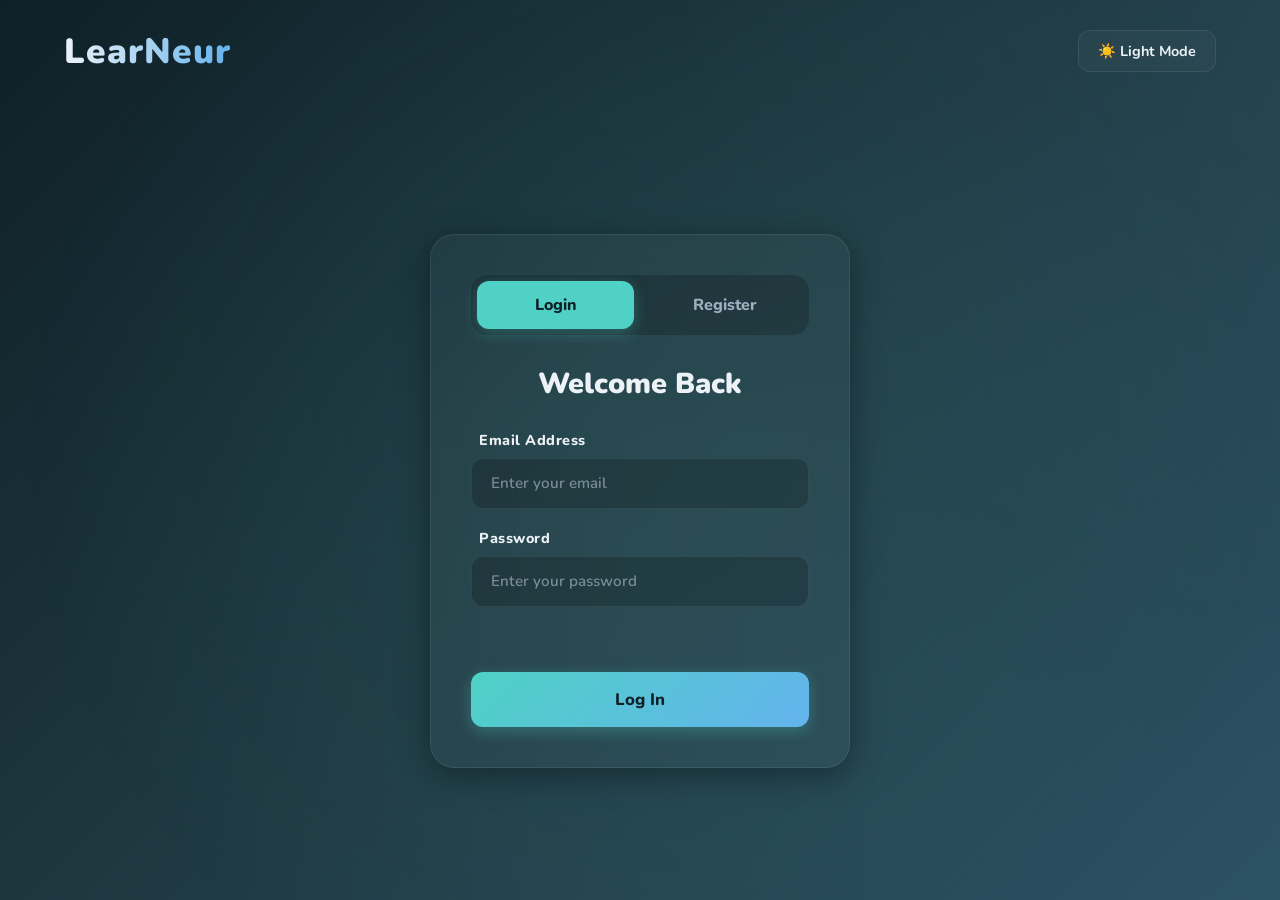
<file: LearNeur 2.0/learneur_frontend/admin_dashboard.html>
<!DOCTYPE html>
<html lang="en" dir="ltr">

<head>
    <meta charset="UTF-8">
    <meta name="viewport" content="width=device-width, initial-scale=1.0">
    
    <meta http-equiv="Cache-Control" content="no-cache, no-store, must-revalidate" />
    <meta http-equiv="Pragma" content="no-cache" />
    <meta http-equiv="Expires" content="0" />

    <title>LearNeur | Owner Dashboard</title>
    <link
        href="https://fonts.googleapis.com/css2?family=Fredoka+One&family=Nunito:wght@400;600;700;800;900&display=swap"
        rel="stylesheet">
    <script src="config.js"></script>
    <style>
        /* =========================================
           1. CORE VARIABLES (Premium Dark/Light)
           ========================================= */
        :root {
            --bg-gradient: linear-gradient(135deg, #EBF8FF 0%, #E2E8F0 100%);
            --text-main: #2D3748;
            --text-muted: #718096;
            --primary-teal: #4FD1C5;

            /* Glassmorphism */
            --glass-bg: rgba(255, 255, 255, 0.6);
            --glass-border: rgba(255, 255, 255, 0.8);
            --glass-shadow: 0 8px 32px 0 rgba(31, 38, 135, 0.07);

            /* Claymorphism */
            --clay-teal: #4FD1C5;
            --clay-teal-shadow: #319795;
            --clay-red: #F56565;
            --clay-red-shadow: #C53030;
            --clay-highlight: rgba(255, 255, 255, 0.5);

            --sidebar-width: 280px;
        }

        [data-theme="dark"] {
            --bg-gradient: linear-gradient(135deg, #0F2027 0%, #203A43 50%, #2C5364 100%);
            --text-main: #EDF2F7;
            --text-muted: #A0AEC0;

            --glass-bg: rgba(15, 23, 42, 0.45);
            --glass-border: rgba(255, 255, 255, 0.08);
            --glass-shadow: 0 8px 32px 0 rgba(0, 0, 0, 0.4);
        }

        * {
            margin: 0;
            padding: 0;
            box-sizing: border-box;
        }

        body {
            font-family: 'Nunito', sans-serif;
            background: var(--bg-gradient);
            color: var(--text-main);
            display: flex;
            min-height: 100vh;
            overflow-x: hidden;
            transition: background 0.3s ease, color 0.3s ease;
        }

        /* Ambient Background Mesh */
        .ambient-bg {
            position: fixed;
            top: -50%;
            left: -50%;
            width: 200%;
            height: 200%;
            background: radial-gradient(circle at 20% 50%, rgba(79, 209, 197, 0.15), transparent 25%),
                radial-gradient(circle at 80% 30%, rgba(99, 179, 237, 0.15), transparent 25%);
            z-index: -1;
            pointer-events: none;
            animation: drift 20s infinite alternate linear;
        }

        @keyframes drift {
            100% {
                transform: translate(5%, 5%);
            }
        }

        /* =========================================
           2. SIDEBAR LAYOUT
           ========================================= */
        .sidebar {
            width: var(--sidebar-width);
            background: var(--glass-bg);
            backdrop-filter: blur(20px);
            -webkit-backdrop-filter: blur(20px);
            border-right: 1px solid var(--glass-border);
            height: 100vh;
            position: fixed;
            left: 0;
            top: 0;
            display: flex;
            flex-direction: column;
            padding: 2rem 1.5rem;
            z-index: 100;
        }

        .sidebar-header {
            margin-bottom: 3rem;
            text-align: center;
        }

        .brand-logo {
            font-family: 'Fredoka One', cursive;
            font-size: 2.2rem;
            color: var(--text-main);
        }

        .brand-logo span {
            color: var(--primary-teal);
        }

        .badge-owner {
            display: inline-block;
            background: rgba(79, 209, 197, 0.2);
            color: var(--primary-teal);
            font-weight: 800;
            font-size: 0.8rem;
            padding: 4px 12px;
            border-radius: 20px;
            margin-top: 5px;
        }

        .sidebar-nav {
            display: flex;
            flex-direction: column;
            gap: 0.8rem;
            flex: 1;
        }

        .nav-btn {
            background: transparent;
            border: none;
            color: var(--text-muted);
            font-size: 1.1rem;
            font-weight: 700;
            text-align: left;
            padding: 1rem 1.2rem;
            border-radius: 15px;
            cursor: pointer;
            transition: all 0.3s ease;
        }

        .nav-btn:hover {
            background: rgba(255, 255, 255, 0.05);
            color: var(--primary-teal);
        }

        .nav-btn.active {
            background: var(--primary-teal);
            color: #000;
            box-shadow: 0 4px 15px rgba(79, 209, 197, 0.3);
        }

        .sidebar-footer {
            display: flex;
            flex-direction: column;
            gap: 1rem;
        }

        .icon-btn {
            background: rgba(0, 0, 0, 0.1);
            border: 1px solid var(--glass-border);
            color: var(--text-main);
            padding: 0.8rem;
            border-radius: 15px;
            font-weight: 700;
            cursor: pointer;
            transition: 0.3s;
        }

        [data-theme="dark"] .icon-btn {
            background: rgba(255, 255, 255, 0.05);
        }

        .icon-btn:hover {
            background: var(--primary-teal);
            color: #000;
        }

        .icon-btn.danger:hover {
            background: var(--clay-red);
            color: #FFF;
        }

        /* =========================================
           3. MAIN CONTENT AREA
           ========================================= */
        .main-content {
            margin-left: var(--sidebar-width);
            padding: 3rem;
            flex: 1;
            width: calc(100% - var(--sidebar-width));
        }

        .dashboard-section {
            display: none;
            animation: fadeIn 0.4s ease-out;
        }

        .dashboard-section.active {
            display: block;
        }

        @keyframes fadeIn {
            from {
                opacity: 0;
                transform: translateY(10px);
            }

            to {
                opacity: 1;
                transform: translateY(0);
            }
        }

        .section-header {
            margin-bottom: 2.5rem;
        }

        .section-header h1 {
            font-size: 2.5rem;
            font-weight: 900;
            margin-bottom: 0.5rem;
        }

        .section-header p {
            color: var(--text-muted);
            font-size: 1.1rem;
            font-weight: 600;
        }

        .flex-between {
            display: flex;
            justify-content: space-between;
            align-items: center;
            flex-wrap: wrap;
            gap: 1rem;
        }

        /* =========================================
           4. UI COMPONENTS (Glass + Clay)
           ========================================= */
        .glass-card {
            background: var(--glass-bg);
            backdrop-filter: blur(16px);
            border: 1px solid var(--glass-border);
            border-radius: 25px;
            padding: 2rem;
            box-shadow: var(--glass-shadow);
        }

        /* Glass Tabs */
        .glass-tabs {
            display: flex;
            gap: 1rem;
            margin-bottom: 2rem;
            background: var(--glass-bg);
            padding: 0.5rem;
            border-radius: 20px;
            border: 1px solid var(--glass-border);
            width: fit-content;
        }

        .doc-tab-btn {
            background: transparent;
            border: none;
            padding: 0.8rem 1.5rem;
            color: var(--text-muted);
            font-weight: 800;
            border-radius: 15px;
            cursor: pointer;
            transition: 0.3s;
        }

        .doc-tab-btn.active {
            background: var(--glass-bg);
            color: var(--text-main);
            box-shadow: var(--glass-shadow);
        }

        .doc-tab-content {
            display: none;
        }

        .doc-tab-content.active {
            display: block;
            animation: fadeIn 0.3s ease-out;
        }

        /* 3D Claymorphism Buttons */
        .btn-clay {
            background: var(--clay-teal);
            color: #FFF;
            border: 3px solid #FFF;
            font-family: 'Fredoka One', cursive;
            font-size: 1rem;
            letter-spacing: 0.5px;
            padding: 0.8rem 1.5rem;
            border-radius: 25px;
            cursor: pointer;
            box-shadow: inset 2px 2px 5px var(--clay-highlight), inset -2px -2px 5px rgba(0, 0, 0, 0.1), 0 6px 0 var(--clay-teal-shadow), 0 10px 15px rgba(0, 0, 0, 0.15);
            transition: transform 0.1s, box-shadow 0.1s;
            display: inline-flex;
            align-items: center;
            justify-content: center;
            gap: 8px;
        }

        .btn-clay:active {
            transform: translateY(6px);
            box-shadow: inset 2px 2px 5px var(--clay-highlight), inset -2px -2px 5px rgba(0, 0, 0, 0.1), 0 0px 0 var(--clay-teal-shadow), 0 4px 8px rgba(0, 0, 0, 0.1);
        }

        .btn-clay.danger {
            background: var(--clay-red);
            box-shadow: inset 2px 2px 5px var(--clay-highlight), inset -2px -2px 5px rgba(0, 0, 0, 0.1), 0 6px 0 var(--clay-red-shadow), 0 10px 15px rgba(0, 0, 0, 0.15);
        }

        .btn-clay.danger:active {
            box-shadow: inset 2px 2px 5px var(--clay-highlight), inset -2px -2px 5px rgba(0, 0, 0, 0.1), 0 0px 0 var(--clay-red-shadow), 0 4px 8px rgba(0, 0, 0, 0.1);
            transform: translateY(6px);
        }

        /* Tables */
        .table-responsive {
            overflow-x: auto;
        }

        .glass-table {
            width: 100%;
            border-collapse: collapse;
            text-align: left;
        }

        .glass-table th {
            padding: 1rem;
            font-weight: 800;
            color: var(--text-muted);
            border-bottom: 2px solid var(--glass-border);
        }

        .glass-table td {
            padding: 1.2rem 1rem;
            border-bottom: 1px solid rgba(255, 255, 255, 0.05);
            font-weight: 600;
        }

        .glass-table tr:hover td {
            background: rgba(255, 255, 255, 0.03);
        }

        .action-links {
            display: flex;
            gap: 0.8rem;
        }

        .link-btn {
            background: none;
            border: none;
            color: var(--primary-teal);
            font-weight: 800;
            cursor: pointer;
            text-decoration: underline;
        }

        .link-btn.del {
            color: var(--clay-red);
        }

        /* Grid Cards (Pending Doctors) */
        .grid-cards {
            display: grid;
            grid-template-columns: repeat(auto-fill, minmax(300px, 1fr));
            gap: 2rem;
        }

        .pending-card {
            background: var(--glass-bg);
            border: 1px solid var(--glass-border);
            border-radius: 25px;
            padding: 2rem;
            box-shadow: var(--glass-shadow);
            display: flex;
            flex-direction: column;
            gap: 1rem;
        }

        .pending-card h3 {
            font-size: 1.4rem;
            font-weight: 800;
        }

        .pending-card p {
            color: var(--text-muted);
            font-weight: 600;
        }

        .card-actions {
            display: flex;
            gap: 1rem;
            margin-top: 1rem;
        }

        .w-100 {
            width: 100%;
        }

        /* =========================================
           5. MODALS & FORMS
           ========================================= */
        .modal-overlay {
            position: fixed;
            top: 0;
            left: 0;
            width: 100vw;
            height: 100vh;
            background: rgba(0, 0, 0, 0.6);
            backdrop-filter: blur(8px);
            display: flex;
            align-items: center;
            justify-content: center;
            z-index: 2000;
        }

        .hidden {
            display: none !important;
        }

        .modal-card {
            background: var(--glass-bg);
            border: 1px solid var(--glass-border);
            border-radius: 30px;
            padding: 2.5rem;
            width: 90%;
            max-width: 600px;
            box-shadow: 0 25px 50px rgba(0, 0, 0, 0.3);
        }

        .modal-header {
            display: flex;
            justify-content: space-between;
            align-items: center;
            margin-bottom: 2rem;
        }

        .close-btn {
            background: none;
            border: none;
            font-size: 2rem;
            color: var(--text-muted);
            cursor: pointer;
        }

        .close-btn:hover {
            color: var(--clay-red);
        }

        .input-group {
            margin-bottom: 1.5rem;
        }

        .input-group label {
            display: block;
            font-weight: 800;
            margin-bottom: 0.5rem;
        }

        .input-group input {
            width: 100%;
            padding: 1rem 1.2rem;
            border-radius: 15px;
            background: rgba(0, 0, 0, 0.1);
            border: 1px solid var(--glass-border);
            color: var(--text-main);
            font-family: 'Nunito', sans-serif;
            font-size: 1rem;
            outline: none;
            transition: 0.3s;
        }

        [data-theme="dark"] .input-group input {
            background: rgba(255, 255, 255, 0.05);
        }

        .input-group input:focus {
            border-color: var(--primary-teal);
        }

        /* =========================================
           6. RESPONSIVE MEDIA QUERIES (MOBILE FIXES)
           ========================================= */
        @media (max-width: 992px) {
            .mobile-header {
                display: flex !important;
            }
            .sidebar {
                transform: translateX(-100%);
                transition: 0.3s ease;
                z-index: 3000;
            }
            .sidebar.active {
                transform: translateX(0);
            }
            .main-content {
                margin-left: 0;
                width: 100%;
                padding: 1rem;
                padding-top: 6.5rem; /* Space for mobile header */
            }
        }

        @media (max-width: 480px) {
            .glass-card { padding: 1.2rem; }
            .section-header h1 { font-size: 1.8rem; }
            .grid-cards { grid-template-columns: 1fr; }
            .modal-card { padding: 1.5rem; }
            .glass-tabs { flex-direction: column; width: 100%; }
        }

        /* =========================================
           7. TOAST NOTIFICATIONS & ALERTS
           ========================================= */
        .custom-toast {
            background: var(--glass-bg);
            backdrop-filter: blur(20px);
            border: 1px solid var(--glass-border);
            border-left: 6px solid var(--primary-teal);
            color: var(--text-main);
            padding: 1rem 1.5rem;
            border-radius: 12px;
            box-shadow: 0 10px 30px rgba(0, 0, 0, 0.2);
            font-weight: 700;
            display: flex;
            align-items: center;
            gap: 12px;
            min-width: 280px;
            animation: slideInRight 0.4s cubic-bezier(0.175, 0.885, 0.32, 1.275) forwards;
            opacity: 0;
            transform: translateX(100%);
        }

        .custom-toast.error {
            border-left-color: var(--clay-red);
        }

        .custom-toast.fade-out {
            animation: fadeOutRight 0.3s ease forwards;
        }

        @keyframes slideInRight {
            to { opacity: 1; transform: translateX(0); }
        }

        @keyframes fadeOutRight {
            to { opacity: 0; transform: translateX(100%); }
        }
    </style>
</head>

<body data-theme="dark">

    <div class="ambient-bg"></div>

    <div class="mobile-header glass-card" style="display: none; justify-content: space-between; align-items: center; padding: 1rem 1.5rem; position: fixed; top: 0; left: 0; width: 100%; z-index: 2000; background: var(--glass-bg); backdrop-filter: blur(20px); border-bottom: 1px solid var(--glass-border);">
        <h2 class="brand-logo" style="font-size: 1.5rem; margin: 0;">Lear<span>Neur</span></h2>
        <button id="mobile-menu-btn" style="background: none; border: none; color: var(--primary-teal); font-size: 2rem; cursor: pointer;">☰</button>
    </div>

    <aside class="sidebar">
        <div class="sidebar-header">
            <h2 class="brand-logo">Lear<span>Neur</span></h2>
            <span class="badge-owner">Admin Portal</span>
        </div>

        <nav class="sidebar-nav">
            <button class="nav-btn active" data-target="section-parents">👨‍👩‍👧 Parents Management</button>
            <button class="nav-btn" data-target="section-doctors">🩺 Doctors Management</button>
            
        </nav>

        <div class="sidebar-footer">
            <button id="theme-toggle" class="icon-btn">☀️ Light Mode</button>
            <button id="logout-btn" class="icon-btn danger">🚪 Logout</button>
        </div>
    </aside>

    <main class="main-content">

        <section id="section-parents" class="dashboard-section active">
            <div class="section-header flex-between">
                <div>
                    <h1>Parents Management</h1>
                    <p>Manage registered parents, monitor accounts, and audit email changes.</p>
                </div>
                <button class="btn-clay" onclick="openModal('addParentModal')">➕ Add New Parent</button>
            </div>

            <div class="glass-card">
                <div class="table-responsive">
                    <table class="glass-table">
                        <thead>
                            <tr>
                                <th>ID</th>
                                <th>Name</th>
                                <th>Email</th>
                                <th>Actions</th>
                            </tr>
                        </thead>
                        <tbody id="parents-table-body">
                        </tbody>
                    </table>
                </div>
            </div>
        </section>

        <section id="section-doctors" class="dashboard-section">
            <div class="section-header flex-between">
                <div>
                    <h1>Doctors Management</h1>
                    <p>Approve new doctor registrations and manage existing clinical staff.</p>
                </div>
                <button class="btn-clay" onclick="openModal('addDoctorModal')">➕ Add New Doctor</button>
            </div>

            <div class="glass-tabs">
                <button class="doc-tab-btn active" data-tab="tab-pending">Pending Approvals</button>
                <button class="doc-tab-btn" data-tab="tab-approved">Approved Doctors</button>
            </div>

            <div id="tab-pending" class="doc-tab-content active">
                <div class="grid-cards" id="pending-doctors-grid">
                </div>
            </div>

            <div id="tab-approved" class="doc-tab-content">
                <div class="glass-card">
                    <div class="table-responsive">
                        <table class="glass-table">
                            <thead>
                                <tr>
                                    <th>ID</th>
                                    <th>Name</th>
                                    <th>Specialty</th>
                                    <th>Email</th>
                                    <th>Actions</th>
                                </tr>
                            </thead>
                            <tbody id="approved-doctors-table-body">
                            </tbody>
                        </table>
                    </div>
                </div>
            </div>
        </section>

       
    </main>

    <div id="addParentModal" class="modal-overlay hidden">
        <div class="modal-card">
            <div class="modal-header">
                <h2>👨‍👩‍👧 Add Direct Parent</h2>
                <button class="close-btn" onclick="closeModal('addParentModal')">&times;</button>
            </div>
            <form id="add-parent-form">
                <div class="input-group">
                    <label>Full Name</label>
                    <input type="text" id="add-p-name" required>
                </div>
                <div class="input-group">
                    <label>Email Address</label>
                    <input type="email" id="add-p-email" required>
                </div>
                <div class="input-group">
                    <label>Password</label>
                    <input type="password" id="add-p-password" required>
                </div>
                <button type="submit" class="btn-clay w-100">Create & Verify Parent</button>
            </form>
        </div>
    </div>

    <div id="editParentModal" class="modal-overlay hidden">
        <div class="modal-card">
            <div class="modal-header">
                <h2>✏️ Edit Parent</h2>
                <button class="close-btn" onclick="closeModal('editParentModal')">&times;</button>
            </div>
            <form id="edit-parent-form">
                <input type="hidden" id="edit-p-id">
                <div class="input-group">
                    <label>Full Name</label>
                    <input type="text" id="edit-p-name" required>
                </div>
                <div class="input-group">
                    <label>Email Address</label>
                    <input type="email" id="edit-p-email" required>
                </div>
                <div class="input-group">
                    <label>New Password (Leave blank to keep current)</label>
                    <input type="password" id="edit-p-password">
                </div>
                <button type="submit" class="btn-clay w-100">Save Changes</button>
            </form>
        </div>
    </div>

    <div id="editDoctorModal" class="modal-overlay hidden">
        <div class="modal-card">
            <div class="modal-header">
                <h2>🩺 Edit Doctor</h2>
                <button class="close-btn" onclick="closeModal('editDoctorModal')">&times;</button>
            </div>
            <form id="edit-doctor-form">
                <input type="hidden" id="edit-d-id">
                <div class="input-group">
                    <label>Full Name</label>
                    <input type="text" id="edit-d-name" required>
                </div>
                <div class="input-group">
                    <label>Specialty</label>
                    <input type="text" id="edit-d-specialty" required>
                </div>
                <div class="input-group">
                    <label>Email Address</label>
                    <input type="email" id="edit-d-email" required>
                </div>
                <div class="input-group">
                    <label>New Password (Leave blank to keep current)</label>
                    <input type="password" id="edit-d-password">
                </div>
                <button type="submit" class="btn-clay w-100">Save Changes</button>
            </form>
        </div>
    </div>

    <div id="addDoctorModal" class="modal-overlay hidden">
        <div class="modal-card">
            <div class="modal-header">
                <h2>🩺 Add Direct Doctor</h2>
                <button class="close-btn" onclick="closeModal('addDoctorModal')">&times;</button>
            </div>
            <form id="add-doctor-form">
                <div class="input-group">
                    <label>Full Name</label>
                    <input type="text" id="add-d-name" required>
                </div>
                <div class="input-group">
                    <label>Specialty</label>
                    <input type="text" id="add-d-specialty" required>
                </div>
                <div class="input-group">
                    <label>Email Address</label>
                    <input type="email" id="add-d-email" required>
                </div>
                <div class="input-group">
                    <label>Password</label>
                    <input type="password" id="add-d-password" required>
                </div>
                <button type="submit" class="btn-clay w-100">Create & Approve Doctor</button>
            </form>
        </div>
    </div>

    <div id="emailHistoryModal" class="modal-overlay hidden">
        <div class="modal-card">
            <div class="modal-header">
                <h2>📧 Email Audit History</h2>
                <button class="close-btn" onclick="closeModal('emailHistoryModal')">&times;</button>
            </div>
            <div class="table-responsive">
                <table class="glass-table small-text">
                    <thead>
                        <tr>
                            <th>Old Email</th>
                            <th>New Email</th>
                            <th>Date Changed</th>
                        </tr>
                    </thead>
                    <tbody id="email-history-body">
                    </tbody>
                </table>
            </div>
        </div>
    </div>

    

    <div id="customConfirmModal" class="modal-overlay hidden" style="z-index: 3000;">
        <div class="modal-card" style="max-width: 400px; text-align: center; padding: 2.5rem 2rem;">
            <div style="font-size: 3.5rem; margin-bottom: 1rem;" id="confirm-icon">⚠️</div>
            <h2 style="margin-bottom: 0.5rem; font-size: 1.5rem;" id="confirm-title">Are you sure?</h2>
            <p style="color: var(--text-muted); margin-bottom: 2rem; font-weight: 600;" id="confirm-message">This action
                cannot be undone.</p>
            <div style="display: flex; gap: 1rem; justify-content: center;">
                <button class="btn-clay"
                    style="background: rgba(0,0,0,0.1); color: var(--text-main); border: 1px solid var(--glass-border); box-shadow: none;"
                    id="confirm-cancel-btn">Cancel</button>
                <button class="btn-clay danger" id="confirm-ok-btn">Yes, Do it</button>
            </div>
        </div>
    </div>

    <div id="toast-container" style="position: fixed; bottom: 30px; right: 30px; z-index: 4000; display: flex; flex-direction: column; gap: 15px;"></div>

    <script>
        const API_BASE_URL = `${CONFIG.API_BASE_URL}/admin`;
        const serverUrl = API_BASE_URL.replace('/admin', '');
        // ==========================================
        // 1. CRITICAL SECURITY GUARD
        // ==========================================
        document.addEventListener('DOMContentLoaded', () => {
            const token = localStorage.getItem('token');
            const role = localStorage.getItem('role');

            // 🛡️ Silent Guard: Reject anyone who isn't explicitly the OWNER or ADMIN silently
            if (!token || !role || (role.toUpperCase() !== 'OWNER' && role.toUpperCase() !== 'ADMIN')) {
                window.location.replace('Login.html'); // Instantly kick out quietly
                return;
            }

            // Initialize UI features
            initThemeToggle();
            initSidebarNavigation();
            initDoctorTabs();
            initMobileMenu(); // تهيئة قائمة الموبايل

            // Initial Data Fetches
            fetchParents();
            fetchPendingDoctors();
            fetchApprovedDoctors();
            
        });

        // ==========================================
        // 🌟 CUSTOM UX SYSTEM (Toasts & Confirm)
        // ==========================================
        function showToast(message, type = 'success') {
            let container = document.getElementById('toast-container');
            
            if (!container) {
                container = document.createElement('div');
                container.id = 'toast-container';
                container.style.position = 'fixed';
                container.style.bottom = '30px';
                container.style.right = '30px';
                container.style.zIndex = '4000';
                container.style.display = 'flex';
                container.style.flexDirection = 'column';
                container.style.gap = '15px';
                document.body.appendChild(container);
            }

            const toast = document.createElement('div');
            toast.className = `custom-toast ${type}`;
            const icon = type === 'success' ? '✅' : '❌';
            
            toast.innerHTML = `<span style="font-size: 1.2rem;">${icon}</span> <span>${message}</span>`;
            container.appendChild(toast);
            
            setTimeout(() => {
                toast.classList.add('fade-out');
                setTimeout(() => toast.remove(), 300);
            }, 3500);
        }

        function customConfirm(message, type = 'danger') {
            return new Promise((resolve) => {
                const modal = document.getElementById('customConfirmModal');
                const msgEl = document.getElementById('confirm-message');
                const okBtn = document.getElementById('confirm-ok-btn');
                const cancelBtn = document.getElementById('confirm-cancel-btn');
                const iconEl = document.getElementById('confirm-icon');

                msgEl.textContent = message;

                if (type === 'danger') {
                    okBtn.className = 'btn-clay danger';
                    okBtn.textContent = 'Yes, Confirm';
                    iconEl.textContent = '🗑️';
                } else {
                    okBtn.className = 'btn-clay';
                    okBtn.textContent = 'Yes, Confirm';
                    iconEl.textContent = '✨';
                }

                modal.classList.remove('hidden');

                const cleanup = () => {
                    modal.classList.add('hidden');
                    okBtn.replaceWith(okBtn.cloneNode(true)); 
                    cancelBtn.replaceWith(cancelBtn.cloneNode(true));
                };

                document.getElementById('confirm-ok-btn').addEventListener('click', () => {
                    cleanup();
                    resolve(true); 
                });

                document.getElementById('confirm-cancel-btn').addEventListener('click', () => {
                    cleanup();
                    resolve(false); 
                });
            });
        }

        // 🛡️ Helper for authenticated requests (Silent Unauthorized)
        // 🛡️ Helper for authenticated requests (Silent Unauthorized & Better Error Parsing)
        async function adminFetch(endpoint, options = {}) {
            const token = localStorage.getItem('token');
            const headers = {
                'Authorization': `Bearer ${token}`,
                'Content-Type': 'application/json'
            };
            const response = await fetch(`${API_BASE_URL}${endpoint}`, { ...options, headers });
            
            // طرد صامت لو التوكن منتهي
            if (response.status === 401) {
                localStorage.removeItem('role');
                localStorage.removeItem('token');
                window.location.replace('Login.html');
                throw new Error("Unauthorized");
            }

            // Handle 204 No Content for PUT/DELETE safely
            if (response.status === 204) return {};

            const data = await response.json();
            
            if (!response.ok) {
                // 🛠️ حل مشكلة الـ [object Object] اللي بتظهر مع إيرور 422
                let errorMessage = "API Request Failed";
                if (data.detail) {
                    if (Array.isArray(data.detail)) {
                        // لو FastAPI مرجع لستة أخطاء (زي 422) نفكها لنص مقروء
                        errorMessage = data.detail.map(e => `${e.loc[e.loc.length - 1]}: ${e.msg}`).join(' | ');
                    } else {
                        // لو رسالة خطأ عادية
                        errorMessage = data.detail;
                    }
                }
                throw new Error(errorMessage);
            }
            return data;
        }

        // ==========================================
        // 2. UI NAVIGATION & TOGGLES
        // ==========================================
        function initMobileMenu() {
            const mobileBtn = document.getElementById('mobile-menu-btn');
            const sidebar = document.querySelector('.sidebar');
            
            if(mobileBtn) {
                mobileBtn.addEventListener('click', () => {
                    sidebar.classList.toggle('active');
                });
            }
            
            document.querySelectorAll('.sidebar-nav .nav-btn').forEach(btn => {
                btn.addEventListener('click', () => {
                    if(window.innerWidth <= 992) {
                        sidebar.classList.remove('active');
                    }
                });
            });
        }

        function initThemeToggle() {
            const btn = document.getElementById('theme-toggle');
            const savedTheme = localStorage.getItem('theme') || 'dark';
            document.body.setAttribute('data-theme', savedTheme);
            btn.innerHTML = savedTheme === 'dark' ? '☀️ Light Mode' : '🌙 Dark Mode';

            btn.addEventListener('click', () => {
                const isDark = document.body.getAttribute('data-theme') === 'dark';
                const newTheme = isDark ? 'light' : 'dark';
                document.body.setAttribute('data-theme', newTheme);
                localStorage.setItem('theme', newTheme);
                btn.innerHTML = isDark ? '🌙 Dark Mode' : '☀️ Light Mode';
            });
        }

        function initSidebarNavigation() {
            const navBtns = document.querySelectorAll('.sidebar-nav .nav-btn');
            const sections = document.querySelectorAll('.dashboard-section');

            navBtns.forEach(btn => {
                btn.addEventListener('click', () => {
                    navBtns.forEach(b => b.classList.remove('active'));
                    btn.classList.add('active');

                    const targetId = btn.getAttribute('data-target');
                    sections.forEach(sec => {
                        sec.classList.remove('active');
                        if (sec.id === targetId) sec.classList.add('active');
                    });
                });
            });

            // 🛡️ Secure Logout (Preserves Theme)
            document.getElementById('logout-btn').addEventListener('click', () => {
                showToast("Logging out securely...", "success");
                
                setTimeout(() => {
                    localStorage.removeItem('token');
                    localStorage.removeItem('role');
                    localStorage.removeItem('user_id');
                    window.location.href = 'index.html';
                }, 800);
            });
        }

        function initDoctorTabs() {
            const docBtns = document.querySelectorAll('.doc-tab-btn');
            const docContents = document.querySelectorAll('.doc-tab-content');

            docBtns.forEach(btn => {
                btn.addEventListener('click', () => {
                    docBtns.forEach(b => b.classList.remove('active'));
                    btn.classList.add('active');

                    const targetId = btn.getAttribute('data-tab');
                    docContents.forEach(content => {
                        content.classList.remove('active');
                        if (content.id === targetId) content.classList.add('active');
                    });
                });
            });
        }

        // ==========================================
        // 3. MODAL LOGIC
        // ==========================================
        function openModal(modalId) {
            document.getElementById(modalId).classList.remove('hidden');
        }

        function closeModal(modalId) {
            document.getElementById(modalId).classList.add('hidden');
        }

        document.querySelectorAll('.modal-overlay').forEach(overlay => {
            overlay.addEventListener('click', (e) => {
                if (e.target === overlay) overlay.classList.add('hidden');
            });
        });

        // ==========================================
        // 4. API FETCH LOGIC
        // ==========================================

        // --- Parents ---
        async function fetchParents() {
            try {
                const parents = await adminFetch('/parents');
                const tbody = document.getElementById('parents-table-body');
                tbody.innerHTML = parents.map(p => `
                    <tr>
                        <td>#${p.id}</td> 
                        <td>${p.full_name}</td>
                        <td>${p.email}</td>
                        <td class="action-links">
                            <button class="link-btn" onclick="openEditParent('${p.id}', '${p.full_name}', '${p.email}')">Edit</button>
                            <button class="link-btn" onclick="viewEmailHistory('${p.user_id}')">History</button>
                            <button class="link-btn del" onclick="deleteParent('${p.id}')">Delete</button>
                        </td>
                    </tr>
                `).join('');
            } catch (err) { 
                if(err.message !== "Unauthorized") console.error(err); 
            }
        }

        async function viewEmailHistory(userId) {
            try {
                const history = await adminFetch(`/users/${userId}/email-history`);
                const tbody = document.getElementById('email-history-body');
                tbody.innerHTML = history.length ? history.map(h => `
                    <tr>
                        <td>${h.old_email}</td>
                        <td>${h.new_email}</td>
                        <td>${new Date(h.changed_at).toLocaleDateString()}</td>
                    </tr>
                `).join('') : `<tr><td colspan="3" style="text-align:center;">No history found.</td></tr>`;
                openModal('emailHistoryModal');
            } catch (err) { 
                if(err.message !== "Unauthorized") showToast(err.message, 'error'); 
            }
        }

        async function deleteParent(id) {
            if (await customConfirm(`Are you sure you want to delete this parent?`, 'danger')) {
                try {
                    await adminFetch(`/parents/${id}`, { method: 'DELETE' });
                    showToast(`Parent deleted successfully.`, 'success');
                    fetchParents(); 
                } catch (err) {
                    if(err.message !== "Unauthorized") showToast("Error deleting parent: " + err.message, 'error');
                }
            }
        }

        // --- Doctors ---
        async function fetchPendingDoctors() {
            try {
                const pending = await adminFetch('/doctors/pending');
                const grid = document.getElementById('pending-doctors-grid');
                grid.innerHTML = pending.map(d => `
                    <div class="pending-card">
                        <h3>${d.full_name}</h3>
                        <p>📧 ${d.email}</p>
                        <p>🩺 ${d.specialty}</p>
                        <a href="${d.document_url !== '#' ? 'http://127.0.0.1:8000/' + d.document_url : '#'}" target="_blank" class="link-btn" style="text-align:left;">📄 View Verification Document</a>
                        <div class="card-actions">
                            <button class="btn-clay w-100" onclick="approveDoctor('${d.id}')">✅ Approve</button>
                            <button class="btn-clay danger w-100" onclick="deleteDoctor('${d.id}')">❌ Reject</button>
                        </div>
                    </div>
                `).join('');
            } catch (err) { 
                if(err.message !== "Unauthorized") console.error(err); 
            }
        }

        async function fetchApprovedDoctors() {
            try {
                const approvedDoctors = await adminFetch('/doctors/approved');
                const tbody = document.getElementById('approved-doctors-table-body');
                if (!tbody) return;

                if (approvedDoctors.length === 0) {
                    tbody.innerHTML = `<tr><td colspan="5" style="text-align: center;">No approved doctors yet.</td></tr>`;
                    return;
                }

                tbody.innerHTML = approvedDoctors.map(d => `
                    <tr>
                        <td>#${d.id}</td> 
                        <td>${d.full_name}</td>
                        <td>${d.specialty}</td>
                        <td>${d.email}</td>
                        <td class="action-links">
                            <a href="${d.document_url !== '#' ? serverUrl +'/'+ d.document_url : '#'}" target="_blank" class="link-btn" title="View Document">📄 Doc</a>
                            <button type="button" class="link-btn" onclick="openEditDoctor('${d.id}', '${d.full_name}', '${d.email}', '${d.specialty}')">Edit</button>
                            <button type="button" class="link-btn del" onclick="deleteDoctor('${d.id}')">Remove</button>
                        </td>
                    </tr>
                `).join('');
            } catch (err) { 
                if(err.message !== "Unauthorized") console.error("Error fetching approved doctors:", err); 
            }
        }

        async function approveDoctor(id) {
            if (await customConfirm(`Approve this doctor?`, 'success')) {
                try {
                    await adminFetch(`/doctors/${id}/approve`, { method: 'PUT' });
                    showToast(`Doctor approved successfully.`, 'success');
                    fetchPendingDoctors(); 
                    fetchApprovedDoctors();
                } catch (err) {
                    if(err.message !== "Unauthorized") showToast("Error approving doctor: " + err.message, 'error');
                }
            }
        }

        async function deleteDoctor(id) {
            if (await customConfirm(`Reject and delete this doctor?`, 'danger')) {
                try {
                    await adminFetch(`/doctors/${id}`, { method: 'DELETE' });
                    showToast(`Doctor deleted successfully.`, 'success');
                    fetchPendingDoctors();
                    fetchApprovedDoctors();
                } catch (err) {
                    if(err.message !== "Unauthorized") showToast("Error deleting doctor: " + err.message, 'error');
                }
            }
        }


        // --- دوال فتح الموديلز ---
        function openEditParent(id, name, email) {
            document.getElementById('edit-p-id').value = id;
            document.getElementById('edit-p-name').value = name;
            document.getElementById('edit-p-email').value = email;
            document.getElementById('edit-p-password').value = '';
            openModal('editParentModal');
        }

        function openEditDoctor(id, name, email, specialty) {
            document.getElementById('edit-d-id').value = id;
            document.getElementById('edit-d-name').value = name;
            document.getElementById('edit-d-email').value = email;
            document.getElementById('edit-d-specialty').value = specialty;
            document.getElementById('edit-d-password').value = '';
            openModal('editDoctorModal');
        }

        // --- 1. إضافة ولي أمر ---
        document.getElementById('add-parent-form').addEventListener('submit', async (e) => {
            e.preventDefault();
            const payload = {
                full_name: document.getElementById('add-p-name').value,
                email: document.getElementById('add-p-email').value,
                password: document.getElementById('add-p-password').value
            };
            try {
                await adminFetch(`/parents/direct`, { method: 'POST', body: JSON.stringify(payload) });
                showToast('Parent added and verified successfully!', 'success');
                closeModal('addParentModal');
                e.target.reset();
                fetchParents();
            } catch (err) { 
                if(err.message !== "Unauthorized") showToast(err.message, 'error'); 
            }
        });

        // --- 2. تعديل ولي أمر ---
        document.getElementById('edit-parent-form').addEventListener('submit', async (e) => {
            e.preventDefault();
            const id = document.getElementById('edit-p-id').value;
            const payload = {
                full_name: document.getElementById('edit-p-name').value,
                email: document.getElementById('edit-p-email').value,
                password: document.getElementById('edit-p-password').value || null
            };
            try {
                await adminFetch(`/parents/${id}`, { method: 'PUT', body: JSON.stringify(payload) });
                showToast('Parent updated successfully!', 'success');
                closeModal('editParentModal');
                fetchParents();
            } catch (err) { 
                if(err.message !== "Unauthorized") showToast(err.message, 'error'); 
            }
        });

        // --- 3. تعديل دكتور ---
        document.getElementById('edit-doctor-form').addEventListener('submit', async (e) => {
            e.preventDefault();
            const id = document.getElementById('edit-d-id').value;
            const payload = {
                full_name: document.getElementById('edit-d-name').value,
                email: document.getElementById('edit-d-email').value,
                specialty: document.getElementById('edit-d-specialty').value,
                password: document.getElementById('edit-d-password').value || null
            };
            try {
                await adminFetch(`/doctors/${id}`, { method: 'PUT', body: JSON.stringify(payload) });
                showToast('Doctor updated successfully!', 'success');
                closeModal('editDoctorModal');
                fetchApprovedDoctors();
            } catch (err) { 
                if(err.message !== "Unauthorized") showToast(err.message, 'error'); 
            }
        });

        document.getElementById('add-doctor-form').addEventListener('submit', async (e) => {
            e.preventDefault();
            const payload = {
                full_name: document.getElementById('add-d-name').value,
                email: document.getElementById('add-d-email').value,
                specialty: document.getElementById('add-d-specialty').value,
                password: document.getElementById('add-d-password').value
            };
            try {
                await adminFetch(`/doctors/direct`, { method: 'POST', body: JSON.stringify(payload) });
                showToast('Doctor added and approved successfully!', 'success');
                closeModal('addDoctorModal');
                e.target.reset();
                fetchApprovedDoctors();
            } catch (err) { 
                if(err.message !== "Unauthorized") showToast(err.message, 'error'); 
            }
        });
    </script>
</body>

</html>
</file>
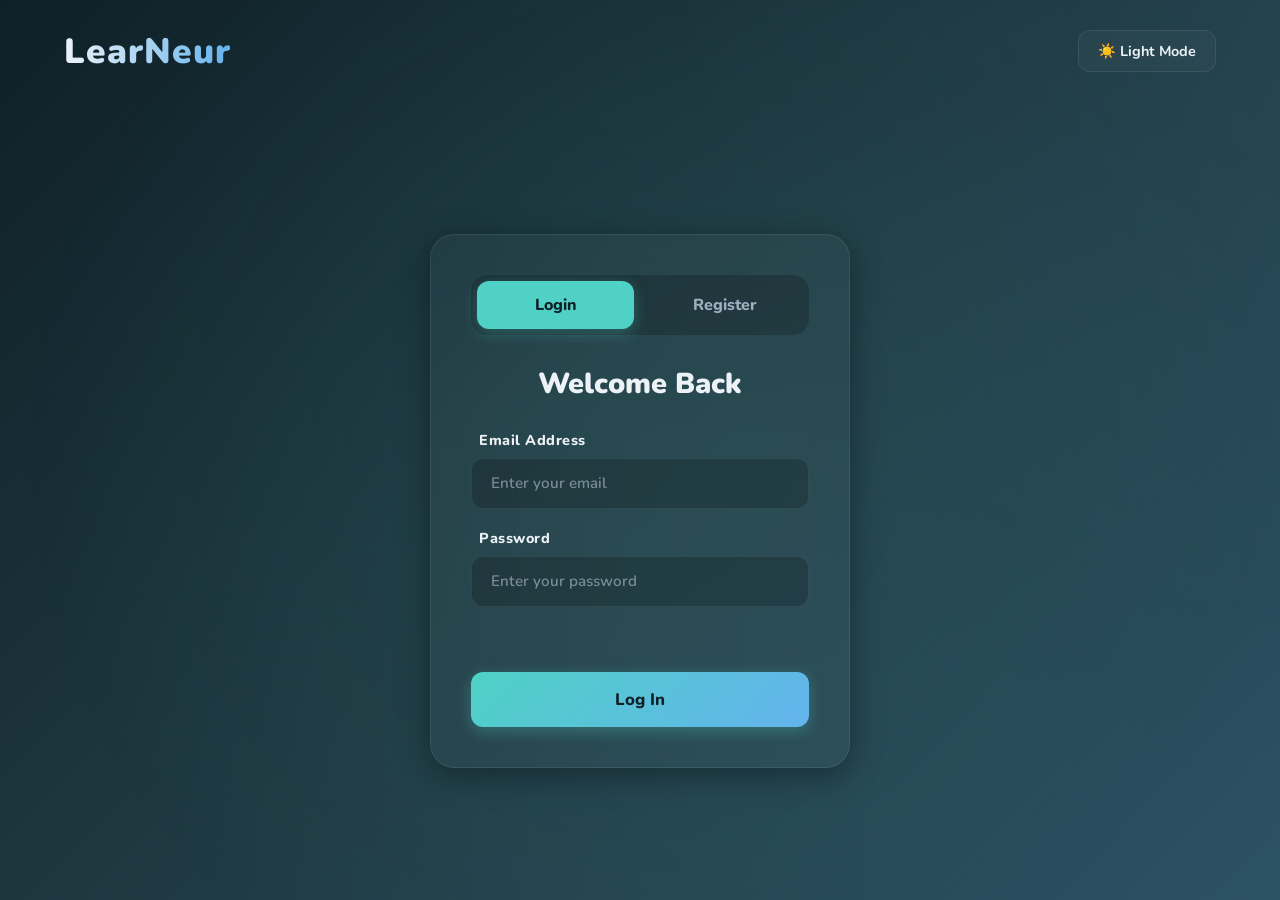
<file: LearNeur 2.0/learneur_frontend/dashboard.html>
<!DOCTYPE html>
<html lang="en" dir="ltr">

<head>
    <meta charset="UTF-8">
    <meta name="viewport" content="width=device-width, initial-scale=1.0, maximum-scale=1.0, user-scalable=no">
    <meta http-equiv="Cache-Control" content="no-cache, no-store, must-revalidate" />
    <title>LearNeur - Parent Dashboard</title>
    <link href="https://fonts.googleapis.com/css2?family=Nunito:wght@400;600;700;800;900&display=swap" rel="stylesheet">
    <script src="config.js"></script>
    <style>
        /* === THEME VARIABLES (Premium Glassmorphism matching Analytics) === */
        :root {
            /* Light Mode (Eye-Care Glass) */
            --bg-gradient: linear-gradient(135deg, #E2E8F0 0%, #EDF2F7 100%);
            --glass-bg: rgba(255, 255, 255, 0.4);
            --glass-bg-hover: rgba(255, 255, 255, 0.6);
            --glass-border: rgba(255, 255, 255, 0.5);
            --text-main: #2D3748;
            --text-muted: #718096;
            --primary: #4FD1C5;
            --primary-hover: #38B2AC;
            --danger: #F56565;
            --input-bg: rgba(255, 255, 255, 0.7);
            --shadow: 0 8px 32px 0 rgba(31, 38, 135, 0.1);
        }

        body.dark-mode {
            /* Premium Dark Mode (Exact match to Analytics.html) */
            --bg-gradient: linear-gradient(135deg, #0F2027 0%, #203A43 50%, #2C5364 100%);
            --glass-bg: rgba(255, 255, 255, 0.03);
            --glass-bg-hover: rgba(255, 255, 255, 0.07);
            --glass-border: rgba(255, 255, 255, 0.08);
            --text-main: #EDF2F7;
            --text-muted: #A0AEC0;
            --primary: #4FD1C5;
            --primary-hover: #81E6D9;
            --danger: #FC8181;
            --input-bg: rgba(0, 0, 0, 0.2);
            --shadow: 0 8px 32px 0 rgba(0, 0, 0, 0.37);
        }

        /* === GLOBAL RESET === */
        * {
            box-sizing: border-box;
            margin: 0;
            padding: 0;
            font-family: 'Nunito', sans-serif;
            transition: background 0.3s ease, color 0.3s ease, border-color 0.3s ease;
        }

        body {
            background: var(--bg-gradient);
            color: var(--text-main);
            min-height: 100vh;
            display: flex;
            overflow-x: hidden;
            background-attachment: fixed;
        }

        /* Ambient Animated Mesh Background */
        body::before {
            content: '';
            position: fixed;
            top: -50%;
            left: -50%;
            width: 200%;
            height: 200%;
            background: radial-gradient(circle at 50% 50%, rgba(79, 209, 197, 0.08), transparent 40%),
                radial-gradient(circle at 80% 20%, rgba(99, 179, 237, 0.05), transparent 30%);
            z-index: -1;
            animation: backgroundDrift 20s infinite alternate linear;
            pointer-events: none;
        }

        @keyframes backgroundDrift {
            0% { transform: translate(0, 0); }
            100% { transform: translate(5%, 5%); }
        }

        /* === Shared Glassmorphism Class === */
        .glass-card {
            background: var(--glass-bg);
            backdrop-filter: blur(16px);
            -webkit-backdrop-filter: blur(16px);
            border: 1px solid var(--glass-border);
            box-shadow: var(--shadow);
        }

        /* === Mobile Header (Hamburger) === */
        .mobile-header {
            display: none;
            justify-content: space-between;
            align-items: center;
            padding: 1rem 1.5rem;
            width: 100%;
            position: fixed;
            top: 0;
            left: 0;
            z-index: 2000;
        }
        .hamburger-btn {
            background: none;
            border: none;
            color: var(--primary);
            font-size: 2rem;
            cursor: pointer;
            transition: transform 0.2s;
        }
        .hamburger-btn:active { transform: scale(0.9); }

        /* === LAYOUT MODULES === */
        /* Sidebar Navigation */
        .sidebar {
            width: 260px;
            height: 100vh;
            position: fixed;
            inset-inline-start: 0;
            top: 0;
            display: flex;
            flex-direction: column;
            padding: 2rem 1.5rem;
            z-index: 2500;
            border-radius: 0 24px 24px 0;
            transition: left 0.4s cubic-bezier(0.4, 0, 0.2, 1);
        }

        .sidebar-brand {
            color: var(--primary);
            margin-bottom: 3rem;
            font-size: 1.8rem;
            font-weight: 800;
            letter-spacing: 1px;
            text-align: center;
        }

        .sidebar-menu {
            list-style: none;
            display: flex;
            flex-direction: column;
            gap: 1rem;
        }

        .sidebar-item a {
            display: flex;
            align-items: center;
            color: var(--text-muted);
            text-decoration: none;
            padding: 0.8rem 1.2rem;
            font-weight: 600;
            font-size: 1.05rem;
            border-radius: 12px;
            transition: all 0.3s ease;
            cursor: pointer;
        }

        .sidebar-item a:hover,
        .sidebar-item a.active {
            color: var(--text-main);
            background: var(--glass-bg-hover);
            border-inline-start: 4px solid var(--primary);
            padding-inline-start: 1.5rem;
        }

        #theme-toggle {
            margin-top: auto;
            width: 100%;
        }

        /* Main Content */
        .main-content {
            flex: 1;
            margin-inline-start: 260px;
            padding: 2.5rem;
            max-width: 1400px;
            width: calc(100% - 260px);
            display: flex;
            flex-direction: column;
        }

        .header-actions {
            display: flex;
            justify-content: space-between;
            align-items: center;
            margin-bottom: 2.5rem;
            flex-wrap: wrap;
            gap: 1.5rem;
        }

        .header-actions h1 {
            font-size: clamp(1.8rem, 3vw, 2.2rem);
            font-weight: 800;
            background: linear-gradient(to right, var(--text-main), #63B3ED);
            -webkit-background-clip: text;
            background-clip: text;
            -webkit-text-fill-color: transparent;
        }

        /* Responsive Buttons */
        .btn-primary {
            background: linear-gradient(135deg, var(--primary) 0%, #63B3ED 100%);
            color: #0F2027;
            border: none;
            padding: 0.8rem 1.5rem;
            border-radius: 12px;
            font-size: 1rem;
            font-weight: 700;
            cursor: pointer;
            display: inline-flex;
            align-items: center;
            justify-content: center;
            transition: opacity 0.2s ease, transform 0.2s ease;
            box-shadow: 0 4px 15px rgba(79, 209, 197, 0.3);
        }

        .btn-primary:hover {
            opacity: 0.9;
            transform: translateY(-2px);
        }

        /* === CHILD BUBBLE CARDS === */
        .children-grid {
            display: grid;
            grid-template-columns: repeat(auto-fill, minmax(220px, 1fr));
            gap: 1.8rem;
            width: 100%;
        }

        .child-card {
            border-radius: 24px;
            padding: 1.8rem 1.2rem;
            text-align: center;
            cursor: pointer;
            display: flex;
            flex-direction: column;
            align-items: center;
            transition: transform 0.3s ease, background 0.3s ease;
        }

        .child-card:hover {
            transform: translateY(-8px);
            background: var(--glass-bg-hover);
        }

        .child-avatar {
            width: 85px;
            height: 85px;
            border-radius: 50%;
            object-fit: cover;
            background: var(--bg-gradient);
            margin-bottom: 1.2rem;
            padding: 4px;
            border: 2px solid var(--primary);
            box-shadow: 0 4px 10px rgba(0, 0, 0, 0.15);
        }

        .child-card h3 {
            font-size: 1.2rem;
            font-weight: 800;
            margin-bottom: 0.3rem;
            color: var(--text-main);
        }

        .child-card p {
            font-size: 0.9rem;
            font-weight: 600;
            color: var(--text-muted);
        }

        .card-actions {
            display: flex;
            justify-content: center;
            gap: 1rem;
            margin-top: 1.5rem;
            width: 100%;
        }

        .action-btn {
            background: var(--glass-bg);
            border: 1px solid var(--glass-border);
            width: 38px;
            height: 38px;
            border-radius: 50%;
            display: flex;
            align-items: center;
            justify-content: center;
            font-size: 1rem;
            cursor: pointer;
            color: var(--text-muted);
            transition: all 0.2s ease;
        }

        .action-btn:hover {
            background: var(--glass-bg-hover);
            transform: scale(1.1);
        }

        .edit-btn:hover { color: var(--primary); }
        .delete-btn:hover { color: var(--danger); }

        /* === MODAL & FORMS (Glassmorphic) === */
        .modal-overlay {
            position: fixed;
            top: 0;
            left: 0;
            width: 100%;
            height: 100%;
            background: rgba(15, 23, 42, 0.7);
            backdrop-filter: blur(8px);
            display: none;
            justify-content: center;
            align-items: center;
            z-index: 3000;
            padding: 1rem;
        }

        .modal-overlay.active {
            display: flex;
            animation: fadeIn 0.3s ease;
        }

        /* 🛡️ Screen Lock Specific Modal Styles */
        #auto-lock-screen {
            background: rgba(15, 23, 42, 0.9);
            backdrop-filter: blur(25px);
            z-index: 9999;
        }

        .modal-content {
            width: 100%;
            max-width: 450px;
            border-radius: 24px;
            padding: 2.5rem 2rem;
            position: relative;
        }

        .close-btn {
            position: absolute;
            top: 1.5rem;
            inset-inline-end: 1.5rem;
            font-size: 1.8rem;
            cursor: pointer;
            color: var(--text-muted);
            line-height: 1;
            transition: color 0.2s;
        }

        .close-btn:hover { color: var(--danger); }

        .input-group { margin-bottom: 1.2rem; text-align: start; }
        .input-group label {
            display: block; margin-bottom: 0.5rem; font-size: 0.95rem; font-weight: 800;
            color: var(--text-main); padding-inline-start: 0.5rem; letter-spacing: 0.5px;
        }
        .input-group input, .input-group select, .input-group textarea {
            width: 100%; padding: 0.9rem 1.2rem; border: 1px solid var(--glass-border);
            border-radius: 12px; background: var(--input-bg); color: var(--text-main);
            font-size: 0.95rem; font-weight: 600; outline: none; transition: border-color 0.3s ease;
        }
        .input-group input:focus, .input-group select:focus, .input-group textarea:focus {
            border-color: var(--primary); background: var(--glass-bg-hover);
        }
        .input-group select { appearance: none; cursor: pointer; }
        .input-group select option { background-color: #1A202C; color: #EDF2F7; }

        @keyframes fadeIn {
            from { opacity: 0; transform: scale(0.95); }
            to { opacity: 1; transform: scale(1); }
        }
        @keyframes shake {
            0%, 100% { transform: translateX(0); }
            25% { transform: translateX(-10px); }
            75% { transform: translateX(10px); }
        }

        /* === RESPONSIVE ARCHITECTURE === */
        @media (max-width: 1024px) {
            .mobile-header { display: flex; }
            .sidebar {
                left: -100%; /* مخفية برا الشاشة */
                width: 280px;
            }
            .sidebar.active { left: 0; }
            .main-content {
                margin-inline-start: 0;
                width: 100%;
                padding: 1.5rem;
                padding-top: 5.5rem; /* عشان الهيدر ميعملش تداخل */
            }
            /* شادو خفيف بيظهر لما القائمة تتفتح على الموبايل */
            .sidebar-overlay {
                display: none; position: fixed; top: 0; left: 0; width: 100%; height: 100%;
                background: rgba(0,0,0,0.5); z-index: 2400; backdrop-filter: blur(3px);
            }
            .sidebar-overlay.active { display: block; }
        }

        @media (max-width: 600px) {
            .header-actions { flex-direction: column; align-items: stretch; text-align: center; }
            .children-grid { grid-template-columns: 1fr; }
        }
    </style>
</head>

<body class="dark-mode">

    <div class="mobile-header glass-card">
        <div class="sidebar-brand" style="margin: 0;">LearNeur</div>
        <button class="hamburger-btn" id="mobile-menu-btn">☰</button>
    </div>

    <div class="sidebar-overlay" id="sidebar-overlay"></div>

    <nav class="sidebar glass-card" id="sidebar">
        <div class="sidebar-brand">LearNeur</div>
        <ul class="sidebar-menu">
            <li class="sidebar-item active"><a href="#" class="active">🏡 Dashboard</a></li>
            <li class="sidebar-item"><a href="analytics.html">📊 Analytics Reports</a></li>
            <li class="sidebar-item"><a href="doctor_directory.html">🏥 Healthcare Hub</a></li>
            <li class="sidebar-item"><a href="settings.html">⚙️ Settings</a></li>
            <li class="sidebar-item" style="margin-top: 1rem;">
                <a id="manual-lock-btn" style="color: var(--danger);">🔒 Lock Screen</a>
            </li>
        </ul>
        <button id="theme-toggle" class="btn-primary"
            style="background: var(--glass-bg); color: var(--text-main); border: 1px solid var(--glass-border); box-shadow: none; margin-top: auto;">☀️
            Light Mode</button>
    </nav>

    <main class="main-content">
        <div class="header-actions">
            <h1>Welcome back!</h1>
            <button id="open-modal" class="btn-primary">➕ Add Child Profile</button>
        </div>

        <div class="children-grid" id="children-grid">
            </div>
    </main>

    <div class="modal-overlay" id="auto-lock-screen">
        <div class="modal-content glass-card" style="text-align: center;">
            <h2 style="color: var(--primary); margin-bottom: 0.5rem; font-weight: 900; font-size: 2rem;">🔒 Screen Locked</h2>
            <p style="color: var(--text-muted); margin-bottom: 2rem; font-weight: 600;">For your child's data security, the dashboard has been locked. Please enter your PIN.</p>
            
            <div class="input-group">
                <input type="password" id="unlock-pin-input" placeholder="••••" maxlength="6" style="text-align: center; font-size: 2rem; letter-spacing: 0.8rem; font-weight: bold; padding: 1rem;">
            </div>
            
            <p id="unlock-error-msg" style="color: var(--danger); display: none; margin-bottom: 1rem; font-weight: bold;">❌ Invalid PIN, try again.</p>
            
            <button id="unlock-btn" class="btn-primary" style="width: 100%; padding: 1rem; font-size: 1.1rem;">Unlock Dashboard</button>
        </div>
    </div>

    <div class="modal-overlay" id="modal-overlay">
        <div class="modal-content glass-card">
            <span class="close-btn" id="close-modal">&times;</span>

            <h2 style="margin-bottom: 1.5rem; text-align: center; color: var(--text-main); font-weight: 800;">New Child Profile</h2>

            <form id="add-child-form">
                <div class="input-group">
                    <label>First Name</label>
                    <input type="text" id="child-name" required placeholder="e.g. Alex">
                </div>
                <div class="input-group">
                    <label>Age</label>
                    <input type="number" id="child-age" required min="1" max="18">
                </div>

                <div class="input-group">
                    <label>Communication Level</label>
                    <select id="child-comm" required>
                        <option value="Verbal">Verbal</option>
                        <option value="Minimal Speech">Minimal Speech</option>
                        <option value="Non-verbal">Non-verbal</option>
                        <option value="Tech-Assisted">Tech-Assisted</option>
                    </select>
                </div>
                <div style="text-align: right; margin-top: -0.8rem; margin-bottom: 1.2rem;">
                    <a href="javascript:void(0)" onclick="openScreeningTest()"
                        style="color: var(--primary); font-size: 0.85rem; font-weight: 800; text-decoration: underline;">Not
                        sure? Take a quick assessment 🧠</a>
                </div>
                <div class="input-group">
                    <label>Sensory Sensitivities (Optional)</label>
                    <textarea id="child-sensory" rows="2" placeholder="e.g. Sensitive to loud noises"></textarea>
                </div>
                <div class="input-group">
                    <label>Special Interests (Optional)</label>
                    <textarea id="child-interests" rows="2" placeholder="e.g. Trains, Outer Space"></textarea>
                </div>
                <button type="submit" class="btn-primary" style="width: 100%; margin-top: 1rem;">Create Profile</button>
            </form>
        </div>
    </div>

    <div class="modal-overlay" id="screeningTestModal" style="z-index: 3000;">
        <div class="modal-content glass-card" style="max-width: 500px; padding: 2rem; background: var(--bg-gradient); color: var(--text-main);">
            <button class="close-btn" onclick="closeScreeningModal()">&times;</button>
            
            <div style="text-align: center; margin-bottom: 2rem;">
                <h2 style="color: var(--primary); font-weight: 900; margin-bottom: 0.5rem;">Autism Screener</h2>
                
                <div style="display: flex; flex-direction: column; align-items: center; margin-top: 1.5rem;">
                    <div style="width: 100%; height: 6px; background: var(--glass-border); border-radius: 10px; overflow: hidden; position: relative;">
                        <div id="test-progress-line" style="position: absolute; top: 0; left: 0; height: 100%; width: 0%; background: linear-gradient(90deg, #DD6B20, #F6AD55); transition: width 0.4s ease;"></div>
                    </div>
                    <span id="test-step-counter" style="margin-top: 0.8rem; font-weight: 800; color: #DD6B20; font-size: 0.9rem;">Question 1 of 10</span>
                </div>
            </div>

            <div id="test-question-container" style="min-height: 200px;">
                <h3 id="test-question-text" style="font-size: 1.15rem; font-weight: 800; color: var(--text-main); margin-bottom: 1.5rem; line-height: 1.5;">Loading question...</h3>
                <div id="test-options-area" style="display: flex; flex-direction: column; gap: 0.8rem;">
                    </div>
            </div>

            <div style="display: flex; justify-content: space-between; margin-top: 2rem;">
                <button id="btn-test-prev" class="btn-test-outline" onclick="prevTestQuestion()" style="display: none;">PREVIOUS</button>
                <button id="btn-test-next" class="btn-test-solid" onclick="nextTestQuestion()" style="margin-left: auto;" disabled>NEXT</button>
            </div>
        </div>
    </div>

    <div class="modal-overlay" id="screeningResultModal" style="z-index: 4000;">
        <div class="modal-content glass-card" style="text-align: center; max-width: 450px;">
            <div id="result-icon" style="font-size: 3.5rem; margin-bottom: 0.5rem;">📊</div>
            <h2 style="color: var(--text-main); font-weight: 900; margin-bottom: 0.5rem;">Screening Result</h2>
            
            <div style="background: var(--input-bg); border: 1px solid var(--glass-border); border-radius: 16px; padding: 1.5rem; margin: 1.5rem 0; box-shadow: inset 0 2px 10px rgba(0,0,0,0.1);">
                <p style="color: var(--text-muted); font-weight: 800; margin-bottom: 0.5rem; font-size: 0.95rem;">Total Score</p>
                <div style="font-size: 3rem; font-weight: 900; color: var(--primary); margin-bottom: 1rem; text-shadow: 0 4px 10px rgba(0,0,0,0.2);" id="result-score-display">0/30</div>
                
                <div id="result-risk-badge" style="display: inline-block; padding: 0.6rem 1.2rem; border-radius: 20px; font-weight: 800; font-size: 0.9rem;">
                    Risk Level
                </div>
            </div>

            <p style="color: var(--text-muted); font-size: 0.95rem; line-height: 1.6; margin-bottom: 2rem; font-weight: 600;">
                The profile form has been auto-filled with clinical descriptions based on your answers. You can review and edit them before saving.
            </p>

            <button class="btn-primary" style="width: 100%; font-size: 1.1rem; padding: 1rem;" onclick="closeScreeningResultModal()">Review Profile</button>
        </div>
    </div>

    <style>
        /* ستايلات الاختبار المخصصة */
        .test-step { width: 30px; height: 30px; border-radius: 50%; background: var(--glass-bg); border: 2px solid var(--glass-border); display: flex; align-items: center; justify-content: center; font-weight: bold; color: var(--text-muted); z-index: 3; transition: 0.3s; }
        .test-step.active { background: #DD6B20; border-color: #DD6B20; color: #FFF; }
        .test-step.completed { background: var(--glass-bg); border-color: #DD6B20; color: #DD6B20; }
        .test-option { background: var(--input-bg); border: 2px solid var(--glass-border); padding: 1rem 1.5rem; border-radius: 12px; font-weight: 700; color: var(--text-main); cursor: pointer; transition: 0.2s; display: flex; align-items: center; gap: 10px; }
        .test-option:hover { border-color: #DD6B20; }
        .test-option.selected { background: #DD6B20; border-color: #DD6B20; color: #FFF; }
        .test-radio { width: 18px; height: 18px; border-radius: 50%; border: 2px solid currentcolor; display: flex; align-items: center; justify-content: center; }
        .test-option.selected .test-radio::after { content: ''; width: 10px; height: 10px; background: #FFF; border-radius: 50%; }
        .btn-test-solid { background: #DD6B20; color: #FFF; border: none; padding: 0.8rem 2rem; border-radius: 30px; font-weight: 800; cursor: pointer; transition: 0.2s; }
        .btn-test-solid:disabled { background: #ED8936; opacity: 0.5; cursor: not-allowed; }
        .btn-test-outline { background: transparent; color: #DD6B20; border: 2px solid #DD6B20; padding: 0.8rem 2rem; border-radius: 30px; font-weight: 800; cursor: pointer; transition: 0.2s; }
    </style>

    <script>
        document.addEventListener('DOMContentLoaded', () => {
            const themeToggle = document.getElementById('theme-toggle');
            const currentTheme = localStorage.getItem('theme');
            const API_BASE_URL = CONFIG.API_BASE_URL;
            const token = localStorage.getItem('token');

            // --- Mobile Hamburger Menu Logic ---
            const mobileBtn = document.getElementById('mobile-menu-btn');
            const sidebar = document.getElementById('sidebar');
            const sidebarOverlay = document.getElementById('sidebar-overlay');

            mobileBtn.addEventListener('click', () => {
                sidebar.classList.add('active');
                sidebarOverlay.classList.add('active');
            });

            sidebarOverlay.addEventListener('click', () => {
                sidebar.classList.remove('active');
                sidebarOverlay.classList.remove('active');
            });

            // --- Theme Toggle Logic ---
            if (currentTheme === 'light') {
                document.body.classList.remove('dark-mode');
                if (themeToggle) themeToggle.textContent = '🌙 Dark Mode';
            } else {
                document.body.classList.add('dark-mode');
                if (themeToggle) themeToggle.textContent = '☀️ Light Mode';
                if (!currentTheme) localStorage.setItem('theme', 'dark');
            }

            if (themeToggle) {
                themeToggle.addEventListener('click', () => {
                    document.body.classList.toggle('dark-mode');
                    if (document.body.classList.contains('dark-mode')) {
                        localStorage.setItem('theme', 'dark');
                        themeToggle.textContent = '☀️ Light Mode';
                    } else {
                        localStorage.setItem('theme', 'light');
                        themeToggle.textContent = '🌙 Dark Mode';
                    }
                });
            }

            // 1. JWT Security Gate
            if (!token) {
                alert("Unauthorized. Please log in.");
                window.location.replace('Login.html');
                return;
            }

            const authHeaders = {
                'Content-Type': 'application/json',
                'Authorization': `Bearer ${token}`
            };

            // 🛡️ ================= AUTO-LOCK SECURITY SYSTEM ================= 🛡️
            let idleTimer;
            const IDLE_TIMEOUT = 10 * 60 * 1000; // 10 minutes
            const lockScreen = document.getElementById('auto-lock-screen');
            const unlockBtn = document.getElementById('unlock-btn');
            const unlockPinInput = document.getElementById('unlock-pin-input');
            const unlockError = document.getElementById('unlock-error-msg');
            const manualLockBtn = document.getElementById('manual-lock-btn');

            function resetIdleTimer() {
                if (lockScreen.classList.contains('active')) return; // متعملش ريسيت لو الشاشة مقفولة أصلاً
                clearTimeout(idleTimer);
                idleTimer = setTimeout(triggerLockScreen, IDLE_TIMEOUT);
            }

            function triggerLockScreen() {
                lockScreen.classList.add('active');
                unlockPinInput.value = '';
                unlockError.style.display = 'none';
                unlockPinInput.focus();
            }

            // تفعيل العداد مع أي حركة من المستخدم
            ['mousemove', 'keydown', 'scroll', 'touchstart'].forEach(evt => 
                window.addEventListener(evt, resetIdleTimer, true)
            );
            resetIdleTimer(); // تشغيل العداد أول ما الصفحة تفتح

            // زرار القفل اليدوي من الـ Sidebar
            manualLockBtn.addEventListener('click', (e) => {
                e.preventDefault();
                triggerLockScreen();
                if(sidebar.classList.contains('active')) {
                    sidebar.classList.remove('active');
                    sidebarOverlay.classList.remove('active');
                }
            });

            // منطق فك القفل بالـ PIN
            unlockBtn.addEventListener('click', async () => {
                const pin = unlockPinInput.value;
                if(pin.length < 4) {
                    unlockError.innerText = "PIN must be at least 4 digits.";
                    unlockError.style.display = 'block';
                    return;
                }
                
                try {
                    const response = await fetch(`${API_BASE_URL}/parent/verify-pin`, {
                        method: 'POST',
                        headers: authHeaders,
                        body: JSON.stringify({ pin: pin })
                    });
                    
                    if(response.ok) {
                        lockScreen.classList.remove('active');
                        unlockError.style.display = 'none';
                        resetIdleTimer();
                    } else {
                        unlockError.innerText = "❌ Invalid PIN. Please try again.";
                        unlockError.style.display = 'block';
                        lockScreen.querySelector('.modal-content').classList.add('animate-shake');
                        setTimeout(() => lockScreen.querySelector('.modal-content').classList.remove('animate-shake'), 300);
                    }
                } catch (err) {
                    unlockError.innerText = "Network error. Try again.";
                    unlockError.style.display = 'block';
                }
            });

            // فك القفل بضغط الـ Enter
            unlockPinInput.addEventListener('keypress', (e) => {
                if(e.key === 'Enter') unlockBtn.click();
            });
            // ===============================================================

            // Elements
            const modal = document.getElementById('modal-overlay');
            const form = document.getElementById('add-child-form');
            const grid = document.getElementById('children-grid');
            const modalTitle = modal.querySelector('h2');
            const submitBtn = form.querySelector('button[type="submit"]');

            let currentEditId = null;

            // Utilities
            document.getElementById('open-modal').addEventListener('click', () => openModal());
            document.getElementById('close-modal').addEventListener('click', () => modal.classList.remove('active'));

            function openModal(child = null) {
                modal.classList.add('active');
                if (child) {
                    currentEditId = child.id;
                    modalTitle.textContent = "Edit Child Profile";
                    submitBtn.textContent = "Save Changes";
                    document.getElementById('child-name').value = child.first_name;
                    document.getElementById('child-age').value = child.age;

                    let currentCommLevel = child.communication_level || (child.autism_profile && child.autism_profile.communication_level) || "Verbal";
                    const levelsMap = {
                        "non-verbal": "Non-verbal",
                        "minimal speech": "Minimal Speech",
                        "minimal_speech": "Minimal Speech",
                        "verbal": "Verbal",
                        "tech-assisted": "Tech-Assisted",
                        "tech_assisted": "Tech-Assisted"
                    };

                    let cleanKey = currentCommLevel.toString().trim().toLowerCase();
                    if (levelsMap[cleanKey]) {
                        currentCommLevel = levelsMap[cleanKey];
                    }

                    if (document.getElementById('child-comm')) {
                        document.getElementById('child-comm').value = currentCommLevel;
                    }
                } else {
                    currentEditId = null;
                    modalTitle.textContent = "New Child Profile";
                    submitBtn.textContent = "Create Profile";
                    form.reset();
                }
            }

            async function loadChildren() {
                try {
                    const response = await fetch(`${API_BASE_URL}/parent/children`, { headers: authHeaders });
                    if (response.status === 401) throw new Error("Session expired");
                    const children = await response.json();

                    grid.innerHTML = '';
                    children.forEach(renderChildCard);
                } catch (error) {
                    console.error(error);
                }
            }

            // 🛡️ التوجيه الآمن لصفحة الطفل (Security Enhancement)
            async function selectChild(childId) {
                // تخزين الـ ID في الجلسة بدل الرابط
                sessionStorage.setItem('selectedChildId', childId);
                localStorage.setItem('selectedChildId', childId); // كنسخة احتياطية
                
                try {
                    const response = await fetch(`${API_BASE_URL}/parent/check-pin-status`, { headers: authHeaders });
                    const data = await response.json();
                    if (data.has_pin === true) {
                        // توجيه نظيف بدون ?childId=... لمنع التلاعب
                        window.location.href = 'child_profile.html';
                    } else {
                        if (document.getElementById('setup-pin-modal')) {
                            document.getElementById('setup-pin-modal').classList.remove('hidden');
                        } else {
                            window.location.href = 'reset-pin.html';
                        }
                    }
                } catch (error) {
                    console.error("Error checking PIN status:", error);
                }
            }

            function renderChildCard(child) {
                const card = document.createElement('div');
                card.className = 'child-card glass-card';
                card.innerHTML = `
            <img src="${child.avatar_url}" alt="${child.first_name}" class="child-avatar">
            <h3>${child.first_name}</h3>
            <p>${child.age} years old</p>
            <div class="card-actions">
                <button class="action-btn edit-btn" title="Edit">✏️</button>
                <button class="action-btn delete-btn" title="Delete">🗑️</button>
            </div>
        `;

                card.querySelector('.edit-btn').addEventListener('click', (e) => {
                    e.stopPropagation();
                    openModal(child);
                });

                card.querySelector('.delete-btn').addEventListener('click', async (e) => {
                    e.stopPropagation();
                    if (confirm(`Are you sure you want to remove ${child.first_name}? All diagnostic data will be lost.`)) {
                        await deleteChild(child.id, card);
                    }
                });

                grid.appendChild(card);
                card.addEventListener('click', (e) => {
                    if (e.target.closest('.action-btn')) return;
                    selectChild(child.id);
                });
            }

            async function deleteChild(id, cardElement) {
                try {
                    const response = await fetch(`${API_BASE_URL}/parent/delete-child/${id}`, {
                        method: 'DELETE',
                        headers: authHeaders
                    });
                    if (response.ok) {
                        cardElement.remove();
                    } else {
                        alert("Failed to delete profile.");
                    }
                } catch (err) { console.error(err); }
            }

            form.addEventListener('submit', async (e) => {
                e.preventDefault();

                const payload = {
                    first_name: document.getElementById('child-name').value,
                    age: parseInt(document.getElementById('child-age').value),
                    communication_level: document.getElementById('child-comm').value,
                    sensory_sensitivities: document.getElementById('child-sensory').value || null,
                    special_interests: document.getElementById('child-interests').value || null
                };

                const url = currentEditId
                    ? `${API_BASE_URL}/parent/edit-child/${currentEditId}`
                    : `${API_BASE_URL}/parent/add-child`;

                const method = currentEditId ? 'PUT' : 'POST';

                try {
                    const response = await fetch(url, {
                        method: method,
                        headers: authHeaders,
                        body: JSON.stringify(payload)
                    });

                    if (!response.ok) throw new Error('Failed to save profile');
                    modal.classList.remove('active');
                    loadChildren();

                } catch (error) {
                    alert(error.message);
                }
            });

            loadChildren();
        });

       // ================= ADVANCED AUTISM SCREENER LOGIC (DSM-5 Based) =================
    const screenerQuestions = [
        // --- 1. Communication & Speech (Determines Verbal Status) ---
        {
            q: "1. How does your child primarily communicate their needs?",
            options: [
                { text: "Speaks in full, clear sentences", score: 0, val: "Verbal" },
                { text: "Uses single words or short phrases", score: 1, val: "Minimal Speech" },
                { text: "Uses pointing, pulling, or gestures", score: 2, val: "Non-verbal" },
                { text: "Uses a tablet, cards, or AAC device", score: 1, val: "Tech-Assisted" }
            ]
        },
        {
            q: "2. Does your child respond (look at you or vocalize) when you call their name?",
            options: [
                { text: "Always", score: 0 },
                { text: "Usually", score: 1 },
                { text: "Rarely (often seems to ignore me)", score: 2 },
                { text: "Never responds to their name", score: 3 }
            ]
        },
        {
            q: "3. Does your child make eye contact when talking or playing with you?",
            options: [
                { text: "Consistently makes good eye contact", score: 0 },
                { text: "Sometimes makes eye contact", score: 1 },
                { text: "Rarely makes eye contact", score: 2 },
                { text: "Actively avoids eye contact", score: 3 }
            ]
        },
        // --- 2. Social Interaction ---
        {
            q: "4. Does your child point at things to show them to you (e.g., an airplane in the sky)?",
            options: [
                { text: "Often points to share interest", score: 0 },
                { text: "Sometimes", score: 1 },
                { text: "Rarely points at things", score: 2 },
                { text: "Never points, only brings things to me", score: 3 }
            ]
        },
        {
            q: "5. How does your child play with other children?",
            options: [
                { text: "Plays cooperatively and shares", score: 0 },
                { text: "Plays alongside them (parallel play)", score: 1 },
                { text: "Usually ignores other children", score: 2 },
                { text: "Gets highly anxious or upset around them", score: 3 }
            ]
        },
        // --- 3. Repetitive Behaviors (Determines Special Interests) ---
        {
            q: "6. Does your child perform repetitive body movements (e.g., hand-flapping, rocking, spinning)?",
            options: [
                { text: "Never", score: 0 },
                { text: "Rarely (only when very excited)", score: 1 },
                { text: "Often", score: 2 },
                { text: "Constantly", score: 3 }
            ]
        },
        {
            q: "7. Does your child get extremely upset by minor changes in their daily routine?",
            options: [
                { text: "No, adapts easily", score: 0 },
                { text: "Slightly annoyed but moves on", score: 1 },
                { text: "Gets very upset/cries", score: 2 },
                { text: "Has a severe meltdown", score: 3 }
            ]
        },
        {
            q: "8. Does your child have an intense, obsessive interest in specific objects or topics (e.g., lining up toys, spinning wheels, numbers)?",
            options: [
                { text: "No", score: 0, val: "" },
                { text: "Mild interest, can be redirected", score: 1, val: "Strong interest in specific topics." },
                { text: "Intense focus, hard to distract", score: 2, val: "Highly focused on specific objects/topics. Lines up toys." },
                { text: "Obsessive, gets distressed if interrupted", score: 3, val: "Obsessive interests. Severe distress if interrupted." }
            ]
        },
        // --- 4. Sensory Sensitivities (Determines Sensory Profile) ---
        {
            q: "9. How does your child react to loud noises, bright lights, or crowds?",
            options: [
                { text: "Normal reaction", score: 0, val: "" },
                { text: "Mildly bothered", score: 1, val: "Mildly sensitive to loud noises/lights." },
                { text: "Covers ears, closes eyes, or cries", score: 2, val: "Sensitive to loud noises, lights, or crowds (covers ears)." },
                { text: "Severe panic or meltdown", score: 3, val: "Severe sensory overload with noises/crowds. Meltdowns." }
            ]
        },
        {
            q: "10. Does your child have strong aversions to certain clothing tags, fabrics, or specific food textures?",
            options: [
                { text: "No", score: 0, val: "" },
                { text: "Mild picky eater / dislikes some tags", score: 1, val: "Mild sensitivity to certain clothing/food textures." },
                { text: "Very sensitive to textures/clothing", score: 2, val: "Strong aversion to specific textures (clothing/food)." },
                { text: "Extreme aversion, causes significant distress", score: 3, val: "Extreme tactile sensitivity. Distress from clothing/textures." }
            ]
        }
    ];

    let currentTestStep = 0;
    let testAnswers = {}; 

    window.openScreeningTest = function() {
        currentTestStep = 0;
        testAnswers = {};
        document.getElementById('screeningTestModal').classList.add('active');
        renderTestQuestion();
    }

    window.closeScreeningModal = function() {
        document.getElementById('screeningTestModal').classList.remove('active');
    }

    function renderTestQuestion() {
        const questionData = screenerQuestions[currentTestStep];
        document.getElementById('test-question-text').innerText = questionData.q;
        
        const optionsArea = document.getElementById('test-options-area');
        optionsArea.innerHTML = '';
        
        questionData.options.forEach((opt, index) => {
            const isSelected = testAnswers[currentTestStep] === index;
            const optHtml = `
                <div class="test-option ${isSelected ? 'selected' : ''}" onclick="selectTestOption(${index})">
                    <div class="test-radio"></div>
                    ${opt.text}
                </div>
            `;
            optionsArea.insertAdjacentHTML('beforeend', optHtml);
        });

        const progressPercent = ((currentTestStep + 1) / screenerQuestions.length) * 100;
        document.getElementById('test-progress-line').style.width = `${progressPercent}%`;
        document.getElementById('test-step-counter').innerText = `Question ${currentTestStep + 1} of ${screenerQuestions.length}`;

        document.getElementById('btn-test-prev').style.display = currentTestStep === 0 ? 'none' : 'block';
        const nextBtn = document.getElementById('btn-test-next');
        nextBtn.innerText = currentTestStep === screenerQuestions.length - 1 ? 'FINISH & ANALYZE' : 'NEXT';
        nextBtn.disabled = testAnswers[currentTestStep] === undefined;
    }

    window.selectTestOption = function(index) {
        testAnswers[currentTestStep] = index;
        renderTestQuestion(); 
    }

    window.prevTestQuestion = function() {
        if (currentTestStep > 0) {
            currentTestStep--;
            renderTestQuestion();
        }
    }

    window.nextTestQuestion = function() {
        if (currentTestStep < screenerQuestions.length - 1) {
            currentTestStep++;
            renderTestQuestion();
        } else {
            analyzeAndAutoFill();
        }
    }

    function analyzeAndAutoFill() {
        let totalScore = 0;
        let sensoryNotes = [];
        let interestNotes = [];
        let communicationLevel = "Verbal";

        for (let i = 0; i < screenerQuestions.length; i++) {
            const selectedOptIndex = testAnswers[i];
            const optionData = screenerQuestions[i].options[selectedOptIndex];
            
            totalScore += optionData.score;
            if (i === 0) communicationLevel = optionData.val;
            if (i === 7 && optionData.val) interestNotes.push(optionData.val);
            if (i === 8 && optionData.val) sensoryNotes.push(optionData.val);
            if (i === 9 && optionData.val) sensoryNotes.push(optionData.val);
        }

        let riskLevel = "";
        let riskColor = "";
        if (totalScore <= 5) {
            riskLevel = "Low Probability of ASD";
            riskColor = "var(--success, #48BB78)";
        } else if (totalScore <= 14) {
            riskLevel = "Moderate Probability of ASD (Needs Monitoring)";
            riskColor = "orange";
        } else {
            riskLevel = "High Probability of ASD (Clinical Evaluation Recommended)";
            riskColor = "var(--danger, #F56565)";
        }

        document.getElementById('child-comm').value = communicationLevel;
        document.getElementById('child-sensory').value = sensoryNotes.length > 0 ? sensoryNotes.join(" ") : "No significant sensory sensitivities observed.";
        document.getElementById('child-interests').value = interestNotes.length > 0 ? interestNotes.join(" ") : "Typical interests.";

        closeScreeningModal();
        
        const scoreDisplay = document.getElementById('result-score-display');
        const riskBadge = document.getElementById('result-risk-badge');
        const resultIcon = document.getElementById('result-icon');

        scoreDisplay.innerText = `${totalScore}/30`;
        riskBadge.innerText = riskLevel;

        if (totalScore <= 5) {
            riskBadge.style.background = 'rgba(72, 187, 120, 0.15)';
            riskBadge.style.color = '#48BB78'; 
            resultIcon.innerText = '✅';
            scoreDisplay.style.color = '#48BB78';
        } else if (totalScore <= 14) {
            riskBadge.style.background = 'rgba(237, 137, 54, 0.15)';
            riskBadge.style.color = '#ED8936'; 
            resultIcon.innerText = '⚠️';
            scoreDisplay.style.color = '#ED8936';
        } else {
            riskBadge.style.background = 'rgba(245, 101, 101, 0.15)';
            riskBadge.style.color = '#F56565'; 
            resultIcon.innerText = '🚨';
            scoreDisplay.style.color = '#F56565';
        }

        document.getElementById('screeningResultModal').classList.add('active');
    }

    window.closeScreeningResultModal = function() {
        document.getElementById('screeningResultModal').classList.remove('active');
    }
    
    </script>
</body>

</html>
</file>
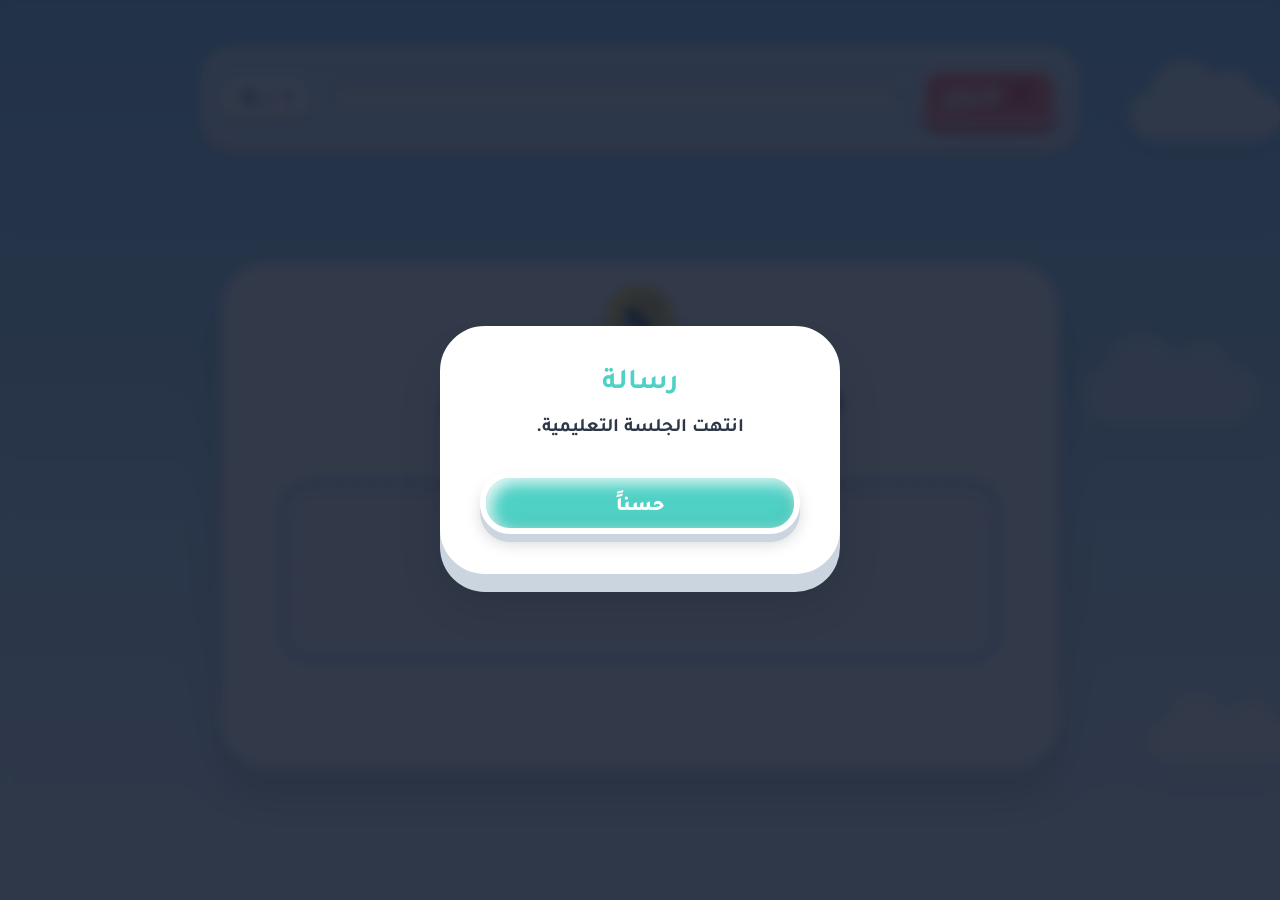
<file: LearNeur 2.0/learneur_frontend/educational_engine.html>
<!DOCTYPE html>
<html lang="ar" dir="rtl">
<head>
    <meta charset="UTF-8">
    <meta name="viewport" content="width=device-width, initial-scale=1.0, maximum-scale=1.0, user-scalable=no">
    <!-- 🛡️ منع التخزين المؤقت (No-Cache Security) -->
    <meta http-equiv="Cache-Control" content="no-cache, no-store, must-revalidate" />
    <meta http-equiv="Pragma" content="no-cache" />
    <meta http-equiv="Expires" content="0" />
    
    <title>LearNeur - المحرك التعليمي</title>
    <link href="https://fonts.googleapis.com/css2?family=Fredoka+One&family=Nunito:wght@700;900&family=Tajawal:wght@700;900&display=swap" rel="stylesheet">
    <script src="config.js"></script>
    <style>
        /* === MAGICAL CLAYMORPHISM & SENSORY THEME === */
        :root {
            --bg: #EBF8FF;
            --text-main: #2D3748;
            --text-muted: #718096;
            --primary: #4FD1C5;
            --success: #48BB78;
            --error: #F56565;
            
            /* Clay Physics Variables */
            --clay-depth: #CBD5E0;
            --clay-highlight: rgba(255, 255, 255, 0.9);
            --clay-inner-shadow: rgba(0, 0, 0, 0.05);
            --clay-drop-shadow: rgba(0, 0, 0, 0.15);
        }

        body {
            margin: 0; padding: 0; background-color: var(--bg);
            font-family: 'Tajawal', 'Nunito', sans-serif; color: var(--text-main);
            min-height: 100vh; min-height: 100dvh; width: 100vw; 
            display: flex; flex-direction: column;
            align-items: center; justify-content: flex-start; 
            overflow-x: hidden; overflow-y: auto;
            user-select: none; -webkit-user-select: none;
            -webkit-touch-callout: none;
            position: relative;
        }

        /* === ☁️ CALMING ANIMATED SKY BACKGROUND === */
        .sky-bg {
            position: fixed; top: 0; left: 0; width: 100vw; height: 100vh;
            background: linear-gradient(180deg, #90CDF4 0%, #EBF8FF 100%);
            z-index: -2; overflow: hidden; pointer-events: none;
        }
        .cloud {
            position: absolute; background: #FFFFFF; border-radius: 200px;
            opacity: 0.8; filter: drop-shadow(0 10px 15px rgba(0,0,0,0.05));
            animation: drift linear infinite;
        }
        .cloud::before, .cloud::after { content: ''; position: absolute; background: #FFFFFF; border-radius: 50%; }
        .c1 { width: 150px; height: 50px; top: 10%; animation-duration: 50s; }
        .c1::before { width: 70px; height: 70px; top: -30px; left: 20px; }
        .c1::after { width: 50px; height: 50px; top: -20px; right: 25px; }
        .c2 { width: 220px; height: 70px; top: 40%; animation-duration: 65s; opacity: 0.5; transform: scale(0.8); animation-delay: -25s; }
        .c2::before { width: 90px; height: 90px; top: -40px; left: 30px; }
        .c2::after { width: 70px; height: 70px; top: -30px; right: 35px; }
        .c3 { width: 120px; height: 40px; top: 80%; animation-duration: 35s; opacity: 0.9; transform: scale(1.2); animation-delay: -10s; }
        .c3::before { width: 50px; height: 50px; top: -20px; left: 15px; }
        .c3::after { width: 40px; height: 40px; top: -15px; right: 15px; }
        @keyframes drift { from { left: -300px; } to { left: 100vw; } }

        /* === ENGINE LAYOUT === */
        .engine-container {
            width: 100%; max-width: 900px; 
            min-height: 100vh; min-height: 100dvh;
            display: flex; flex-direction: column; align-items: center; justify-content: flex-start;
            padding: clamp(1rem, 4vw, 2rem); padding-bottom: 3rem; box-sizing: border-box; z-index: 10;
        }

        /* === 3D WHITEBOARD / FLASHCARD === */
        .neu-panel {
            border-radius: 45px; 
            background: #FFFFFF; width: 100%;
            border: 8px solid #FFF;
            box-shadow: 0 18px 0 var(--clay-depth), 0 30px 40px var(--clay-drop-shadow);
            padding: clamp(1.5rem, 5vw, 3rem); box-sizing: border-box; text-align: center;
            position: relative;
            margin: auto 0;
            animation: bounceInUp 0.8s cubic-bezier(0.175, 0.885, 0.32, 1.275);
        }

        /* Top Progress Bar & Exit */
        .top-bar { 
            width: 100%; display: flex; justify-content: space-between; align-items: center; 
            margin-bottom: 2rem; margin-top: 1rem; background: rgba(255,255,255,0.6); padding: 1rem; 
            border-radius: 30px; border: 4px solid #FFF; box-shadow: 0 8px 0 var(--clay-depth);
            position: relative; z-index: 50; 
        }
        
        #exit-btn { 
            background: #FC8181; color: #FFF; border: 4px solid #FFF; outline: none;
            box-shadow: 0 6px 0 #E53E3E, 0 10px 15px rgba(0,0,0,0.1);
            padding: 0.5rem 1.2rem; border-radius: 20px; font-family: 'Tajawal', sans-serif;
            font-weight: 900; font-size: clamp(1rem, 3vw, 1.5rem); cursor: pointer;
            transition: transform 0.15s, box-shadow 0.15s; display: inline-flex; align-items: center; gap: 8px;
        }
        #exit-btn:active { transform: translateY(4px); box-shadow: 0 2px 0 #E53E3E; }

        .progress-container { flex: 1; height: 22px; border-radius: 15px; margin: 0 1.5rem; background: #EDF2F7; box-shadow: inset 0 5px 10px rgba(0,0,0,0.08); overflow: hidden; }
        .progress-fill { height: 100%; width: 0%; background: linear-gradient(90deg, #4FD1C5, #38B2AC); border-radius: 15px; transition: width 0.5s cubic-bezier(0.4, 0, 0.2, 1); box-shadow: inset 0 -4px 0 rgba(0,0,0,0.15); }
        
        #counter-txt { font-family: 'Fredoka One', cursive; font-size: clamp(1rem, 3vw, 1.5rem); color: #2B6CB0; background: #FFF; padding: 0.3rem 1rem; border-radius: 15px; box-shadow: 0 4px 0 #CBD5E0; }

        /* === EXERCISE CONTENT === */
        .prompt-text { 
            font-family: 'Tajawal', sans-serif; font-size: clamp(1.5rem, 5vw, 2.5rem); 
            font-weight: 900; margin: 0 0 1.5rem 0; color: #2B6CB0; text-shadow: 2px 2px 0px #FFF;
        }
        
        .content-display { 
            font-size: clamp(3rem, 8vw, 6rem); font-family: 'Fredoka One', cursive; font-weight: 900; 
            margin: 1.5rem 0; color: #2C5282; min-height: 140px; display: flex; align-items: center; justify-content: center; gap: 20px;
            background: #F7FAFC; border: 6px dashed #90CDF4; border-radius: 35px;
            box-shadow: inset 0 10px 20px rgba(0,0,0,0.05); flex-wrap: wrap; padding: 1rem;
        }
        .exercise-icon { font-size: clamp(3.5rem, 10vw, 7rem); animation: float 4s ease-in-out infinite; filter: drop-shadow(0 10px 10px rgba(0,0,0,0.1));}

        /* === CHUBBY CLAY BUTTONS === */
        .choices-grid { 
            display: grid; grid-template-columns: repeat(auto-fit, minmax(130px, 1fr)); 
            gap: 1.2rem; width: 100%; margin-top: 1.5rem; 
        }
        
        .neu-btn {
            border-radius: 30px; background: #FFFFFF; border: 6px solid #FFF;
            box-shadow: inset -5px -5px 15px var(--clay-inner-shadow), inset 5px 5px 15px var(--clay-highlight), 0 8px 0 var(--clay-depth), 0 10px 15px var(--clay-drop-shadow);
            cursor: pointer; transition: transform 0.15s cubic-bezier(0.4, 0, 0.2, 1), box-shadow 0.15s cubic-bezier(0.4, 0, 0.2, 1);
            display: flex; align-items: center; justify-content: center;
            font-weight: 900; font-size: clamp(1.2rem, 4vw, 2.2rem); padding: clamp(0.8rem, 2vw, 1.5rem); text-align: center; box-sizing: border-box;
            font-family: 'Fredoka One', 'Tajawal', sans-serif; color: #2D3748; line-height: 1.3;
        }

        .neu-btn:active, .neu-btn.active-tap {
            transform: translateY(6px) scale(0.97) !important;
            box-shadow: inset -5px -5px 15px var(--clay-inner-shadow), inset 5px 5px 15px var(--clay-highlight), 0 2px 0 var(--clay-depth), 0 4px 8px var(--clay-drop-shadow) !important;
            color: var(--primary);
        }

        .audio-trigger-btn { 
            font-size: clamp(2rem, 5vw, 3rem); padding: 0; width: clamp(60px, 15vw, 80px); height: clamp(60px, 15vw, 80px); margin: -40px auto 1.5rem auto; 
            background: #F6E05E; border-color: #FFF; box-shadow: 0 8px 0 #D69E2E, 0 15px 20px rgba(0,0,0,0.15);
            border-radius: 50%; color: #FFF; text-shadow: 0 4px 0 #D69E2E;
        }
        .audio-trigger-btn:active { box-shadow: 0 2px 0 #D69E2E !important; transform: translateY(6px) !important; }

        .action-area { width: 100%; display: flex; justify-content: center; margin-top: 2rem; }
        .submit-activity-btn { 
            padding: 1rem 3rem; border-radius: 40px; background: #4FD1C5; color: #FFF; 
            box-shadow: 0 10px 0 #319795, 0 15px 25px rgba(0,0,0,0.15); border: 6px solid #FFF;
        }
        .submit-activity-btn:active { box-shadow: 0 3px 0 #319795 !important; transform: translateY(7px) !important; color: #FFF !important; }

        .wrong-fade { opacity: 0.3; pointer-events: none; transform: scale(0.9); filter: grayscale(1); box-shadow: 0 2px 0 var(--clay-depth) !important; transition: all 0.4s ease; }
        
        .right-success { 
            background: #68D391 !important; 
            border: 6px solid #FFF !important; 
            color: #FFF !important; 
            text-shadow: 0 3px 0 #38A169 !important;
            box-shadow: 0 10px 0 #38A169, 0 15px 20px rgba(0,0,0,0.2) !important;
            animation: bounceWin 0.6s cubic-bezier(0.175, 0.885, 0.32, 1.275) !important; 
            pointer-events: none;
        }

        /* === 🛡️ MODALS (Alert & Confirm) === */
        .modal-overlay {
            position: fixed; top: 0; left: 0; width: 100vw; height: 100vh;
            background: rgba(15, 23, 42, 0.85); backdrop-filter: blur(6px);
            display: flex; align-items: center; justify-content: center; z-index: 9999;
        }
        .hidden { display: none !important; }
        
        @keyframes float { 0%, 100% { transform: translateY(0); } 50% { transform: translateY(-10px); } }
        @keyframes bounceWin { 0% { transform: scale(1); } 50% { transform: scale(1.1) translateY(-10px); } 100% { transform: scale(1); } }
        @keyframes bounceInUp { 0% { opacity: 0; transform: translateY(100px); } 100% { opacity: 1; transform: translateY(0); } }
        @keyframes shake { 0%, 100% { transform: translateX(0); } 25% { transform: translateX(-12px) rotate(-3deg); } 75% { transform: translateX(12px) rotate(3deg); } }
        .animate-shake { animation: shake 0.4s ease-in-out; }
    </style>
</head>
<body>

    <div class="sky-bg">
        <div class="cloud c1"></div>
        <div class="cloud c2"></div>
        <div class="cloud c3"></div>
    </div>

    <div class="engine-container">
        
        <div class="top-bar">
            <button class="back-btn" id="exit-btn">❌ خروج</button>
            <div class="progress-container">
                <div class="progress-fill" id="progress-fill"></div>
            </div>
            <div id="counter-txt">1 / 15</div>
        </div>

        <div class="neu-panel" style="display: flex; flex-direction: column; justify-content: center;">
            <div class="neu-btn audio-trigger-btn" id="speak-prompt-btn">🔊</div>
            <h1 class="prompt-text" id="exercise-prompt">جاري تحميل التمرين...</h1>
            
            <div class="content-display" id="exercise-content">
                <span id="target-text"></span>
                <span class="exercise-icon" id="target-icon"></span>
            </div>

            <div class="choices-grid" id="choices-container"></div>

            <div class="action-area hidden" id="action-container">
                <div class="neu-btn submit-activity-btn" id="next-stage-btn">التالي ✨</div>
            </div>
        </div>
    </div>

    <!-- 🛡️ Custom Confirm Modal -->
    <div id="custom-confirm-modal" class="modal-overlay hidden">
        <div class="neu-panel" style="max-width: 400px; padding: 2rem; margin: 0 1.5rem;">
            <h3 style="color: var(--error); margin: 0 0 1rem 0; font-family: 'Tajawal', sans-serif; font-size: 1.8rem;">⚠️ تنبيه</h3>
            <p style="margin: 0 0 2rem 0; font-size: 1.2rem; font-weight: 700; color: var(--text-main);">هل تريد بالتأكيد مغادرة الركن التعليمي؟ لن يتم حفظ التقدم الحالي.</p>
            <div style="display: flex; gap: 1rem; justify-content: center;">
                <button id="confirm-yes-btn" class="neu-btn" style="padding: 0.8rem 2rem; background: var(--error); color: white; border-color: white; font-size: 1.2rem; flex: 1;">خروج</button>
                <button id="confirm-no-btn" class="neu-btn" style="padding: 0.8rem 2rem; font-size: 1.2rem; flex: 1;">إلغاء</button>
            </div>
        </div>
    </div>

    <!-- 🛡️ Custom Alert Modal -->
    <div id="custom-alert-modal" class="modal-overlay hidden">
        <div class="neu-panel" style="max-width: 400px; padding: 2rem; margin: 0 1.5rem;">
            <h3 style="color: var(--primary); margin: 0 0 1rem 0; font-family: 'Tajawal', sans-serif; font-size: 1.8rem;">رسالة</h3>
            <p id="custom-alert-text" style="margin: 0 0 2rem 0; font-size: 1.2rem; font-weight: 700; color: var(--text-main);"></p>
            <button id="alert-ok-btn" class="neu-btn" style="padding: 0.8rem 2rem; background: var(--primary); color: white; border-color: white; font-size: 1.2rem; width: 100%;">حسناً</button>
        </div>
    </div>

    <!-- 🛡️ Anti-Tampering Scripts -->
    <script>
        document.addEventListener('contextmenu', event => event.preventDefault());

        document.onkeydown = function(e) {
            if (e.key === "F12" || 
               (e.ctrlKey && e.shiftKey && (e.key === 'I' || e.key === 'C' || e.key === 'J')) || 
               (e.ctrlKey && e.key === 'U')) {
                e.preventDefault();
                return false;
            }
        };

        // 🛡️ Back Button Trap -> Shows Custom Modal
        window.history.pushState(null, "", window.location.href);
        window.onpopstate = function() {
            window.history.pushState(null, "", window.location.href);
            document.getElementById('exit-btn').click(); 
        };

        // 🛡️ Custom Modals Logic
        function showCustomAlert(message, onOkCallback) {
            document.getElementById('custom-alert-text').innerText = message;
            const modal = document.getElementById('custom-alert-modal');
            const okBtn = document.getElementById('alert-ok-btn');
            modal.classList.remove('hidden');
            
            okBtn.onclick = function() {
                modal.classList.add('hidden');
                if(onOkCallback) onOkCallback();
            };
        }

        function showCustomConfirm(message, onYesCallback) {
            const modal = document.getElementById('custom-confirm-modal');
            const yesBtn = document.getElementById('confirm-yes-btn');
            const noBtn = document.getElementById('confirm-no-btn');
            modal.classList.remove('hidden');

            yesBtn.onclick = function() {
                modal.classList.add('hidden');
                if(onYesCallback) onYesCallback();
            };

            noBtn.onclick = function() {
                modal.classList.add('hidden');
            };
        }
    </script>

    <script>
        document.addEventListener('DOMContentLoaded', () => {
            const API_BASE_URL = CONFIG.API_BASE_URL;
            const token = localStorage.getItem('token');
            
            let childId = sessionStorage.getItem('selectedChildId') || localStorage.getItem('selectedChildId');
            
            if (window.location.search) {
                const urlParams = new URLSearchParams(window.location.search);
                if(urlParams.get('childId')) {
                    childId = urlParams.get('childId');
                    sessionStorage.setItem('selectedChildId', childId);
                    window.history.replaceState({}, document.title, window.location.pathname);
                }
            }

            const exercisesRaw = sessionStorage.getItem('currentEducationalExercises');
            const moduleTitle = sessionStorage.getItem('educationalModuleTitle') || 'الركن التعليمي';

            // استخدام الـ Alert المخصص بدلاً من alert()
            if (!exercisesRaw || !childId || !token) {
                showCustomAlert("انتهت الجلسة التعليمية.", () => {
                    window.location.replace('child_profile.html');
                });
                return;
            }

            const exercises = JSON.parse(exercisesRaw);
            
            let State = {
                currentIndex: 0,
                totalExercises: exercises.length,
                startTime: Date.now(),
                totalClicks: 0,
                franticClicks: 0,
                clickTimestamps: [],
                isWaitingNext: false
            };

            const uiPrompt = document.getElementById('exercise-prompt');
            const uiTargetText = document.getElementById('target-text');
            const uiTargetIcon = document.getElementById('target-icon');
            const uiChoices = document.getElementById('choices-container');
            const uiActionArea = document.getElementById('action-container');
            const uiNextBtn = document.getElementById('next-stage-btn');
            const uiProgress = document.getElementById('progress-fill');
            const uiCounter = document.getElementById('counter-txt');

            function speakCurrentExercise() {
                if ('speechSynthesis' in window) {
                    window.speechSynthesis.cancel();
                    const currentEx = exercises[State.currentIndex];
                    
                    const msgAr = new SpeechSynthesisUtterance(currentEx.prompt_ar);
                    msgAr.lang = 'ar-EG';
                    msgAr.rate = 0.95;
                    
                    window.speechSynthesis.speak(msgAr);

                    msgAr.onend = () => {
                        if (currentEx.content && !currentEx.content.includes('_')) {
                            const msgEn = new SpeechSynthesisUtterance(currentEx.content.replace(/[^a-zA-Z ]/g, ""));
                            msgEn.lang = 'en-US';
                            msgEn.rate = 0.85;
                            window.speechSynthesis.speak(msgEn);
                        }
                    };
                }
            }

            document.addEventListener('click', () => {
                State.totalClicks++;
                const now = Date.now();
                State.clickTimestamps.push(now);
                State.clickTimestamps = State.clickTimestamps.filter(t => now - t <= 1200);
                if (State.clickTimestamps.length >= 3) {
                    State.franticClicks++;
                    State.clickTimestamps = [];
                }
            });

            function renderExercise() {
                State.isWaitingNext = false;
                uiChoices.innerHTML = '';
                uiActionArea.classList.add('hidden');
                
                if (State.currentIndex >= State.totalExercises) {
                    triggerCompletion();
                    return;
                }

                uiCounter.innerText = `${State.currentIndex + 1} / ${State.totalExercises}`;
                uiProgress.style.width = `${(State.currentIndex / State.totalExercises) * 100}%`;

                const ex = exercises[State.currentIndex];
                
                uiPrompt.innerText = ex.prompt_ar;
                uiTargetText.innerText = ex.content || '';
                uiTargetIcon.innerText = ex.icon || '';

                setTimeout(speakCurrentExercise, 300);

                if (ex.choices && Array.isArray(ex.choices) && ex.choices.length > 0) {
                    ex.choices.forEach(choice => {
                        const btn = document.createElement('div');
                        btn.className = 'neu-btn choice-item';
                        btn.innerText = choice;
                        
                        btn.addEventListener('click', (e) => {
                            e.stopPropagation();
                            if (State.isWaitingNext) return;

                            if (choice.trim() === ex.answer.trim()) {
                                State.isWaitingNext = true;
                                btn.classList.add('right-success');
                                if ('speechSynthesis' in window) {
                                    window.speechSynthesis.cancel();
                                    const successVoice = new SpeechSynthesisUtterance("ممتاز! إجابة صحيحة");
                                    successVoice.lang = 'ar-EG';
                                    window.speechSynthesis.speak(successVoice);
                                }
                                setTimeout(() => {
                                    State.currentIndex++;
                                    renderExercise();
                                }, 1500);
                            } else {
                                btn.classList.add('animate-shake');
                                setTimeout(() => btn.classList.remove('animate-shake'), 300);
                                btn.classList.add('wrong-fade');
                            }
                        });
                        uiChoices.appendChild(btn);
                    });
                } else {
                    uiActionArea.classList.remove('hidden');
                }
            }

            async function triggerCompletion() {
                uiProgress.style.width = '100%';
                if ('speechSynthesis' in window) {
                    window.speechSynthesis.cancel();
                    const winVoice = new SpeechSynthesisUtterance("عمل رائع! لقد أكملت الركن التعليمي بنجاح.");
                    winVoice.lang = 'ar-EG';
                    window.speechSynthesis.speak(winVoice);
                }

                document.querySelector('.engine-container').innerHTML = `
                    <div class="neu-panel" style="padding: 4rem 2rem; margin: auto 0;">
                        <h2 style="font-size: clamp(2.5rem, 8vw, 4rem); color: #4FD1C5; margin-bottom: 1rem; animation: float 3s infinite;">بطل متميز! 🌟</h2>
                        <p style="font-size: clamp(1.2rem, 4vw, 1.5rem); color: var(--text-main); font-weight:800;">لقد أنهيت كافة التمارين بنجاح وجاري حفظ تقدمك الدراسي...</p>
                    </div>
                `;

                const telemetryPayload = {
                    child_id: parseInt(childId), 
                    game_name: `الركن التعليمي - ${moduleTitle}`,
                    time_taken_seconds: parseFloat(((Date.now() - State.startTime) / 1000).toFixed(2)),
                    total_clicks: State.totalClicks,
                    frantic_clicks: State.franticClicks,
                    is_completed: true
                };

                try {
                    await fetch(`${API_BASE_URL}/game/telemetry`, {
                        method: 'POST',
                        headers: { 'Content-Type': 'application/json', 'Authorization': `Bearer ${token}` },
                        body: JSON.stringify(telemetryPayload)
                    });
                } catch (err) { console.error("Telemetry report failed:", err); }

                setTimeout(() => {
                    window.location.replace('child_profile.html');
                }, 3500);
            }

            document.getElementById('speak-prompt-btn').addEventListener('click', (e) => {
                e.stopPropagation();
                speakCurrentExercise();
            });

            uiNextBtn.addEventListener('click', (e) => {
                e.stopPropagation();
                State.currentIndex++;
                renderExercise();
            });

           // 🛡️ استخدام Confirm Modal المخصص وإرسال تقرير الانسحاب
            document.getElementById('exit-btn').addEventListener('click', (e) => {
                e.preventDefault();
                e.stopPropagation();
                showCustomConfirm("هل تريد التأكيد بالمغادره؟", async () => {
                    
                    // 1. إرسال الداتا للباك إند بـ is_completed: false
                    const telemetryPayload = {
                        child_id: parseInt(childId), 
                        game_name: `الركن التعليمي - ${moduleTitle}`,
                        time_taken_seconds: parseFloat(((Date.now() - State.startTime) / 1000).toFixed(2)),
                        total_clicks: State.totalClicks,
                        frantic_clicks: State.franticClicks,
                        is_completed: false // ⬅️ السر هنا
                    };

                    try {
                        await fetch(`${API_BASE_URL}/game/telemetry`, {
                            method: 'POST',
                            headers: { 'Content-Type': 'application/json', 'Authorization': `Bearer ${token}` },
                            body: JSON.stringify(telemetryPayload)
                        });
                    } catch (err) { console.error("Telemetry failed:", err); }

                    // 2. الخروج للصفحة الرئيسية
                    window.location.replace('child_profile.html');
                });
            });

            renderExercise();
        });
    </script>
</body>
</html>
</file>
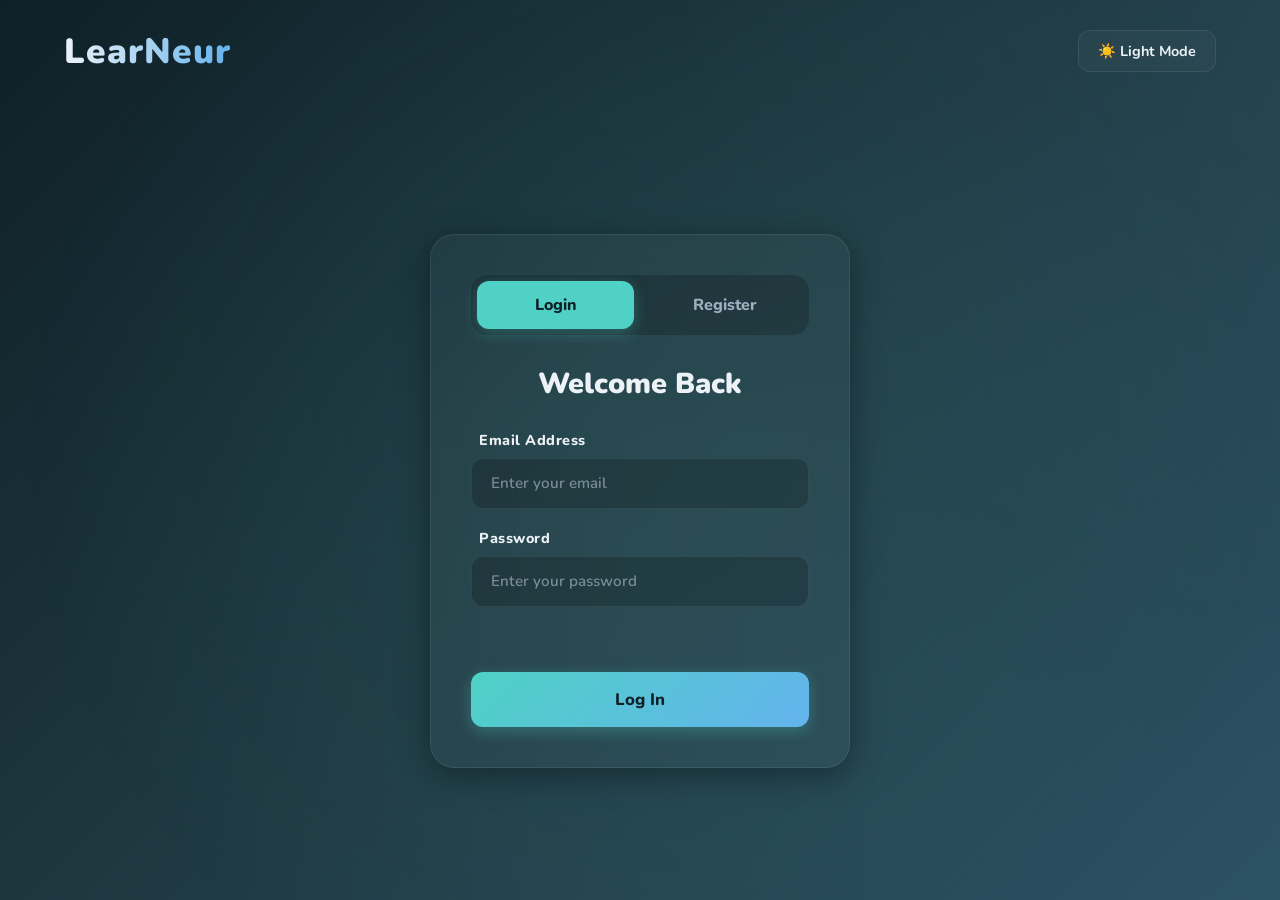
<file: LearNeur 2.0/learneur_frontend/Login.html>
<!DOCTYPE html>
<html lang="en" dir="ltr">
<head>
    <meta charset="UTF-8">
    <meta name="viewport" content="width=device-width, initial-scale=1.0, maximum-scale=1.0, user-scalable=no">
    <title>LearNeur - Welcome</title>
    <link href="https://fonts.googleapis.com/css2?family=Nunito:wght@400;600;700;800;900&display=swap" rel="stylesheet">
    <script src="config.js"></script>
    <style>
        /* === THEME VARIABLES (Premium Glassmorphism matching Dashboard) === */
        :root {
            /* Light Mode (Eye-Care Glass) */
            --bg-gradient: linear-gradient(135deg, #E2E8F0 0%, #EDF2F7 100%);
            --glass-bg: rgba(255, 255, 255, 0.4);
            --glass-bg-hover: rgba(255, 255, 255, 0.6);
            --glass-border: rgba(255, 255, 255, 0.5);
            --text-main: #2D3748;
            --text-muted: #718096;
            --primary: #4FD1C5;
            --primary-hover: #38B2AC;
            --danger: #F56565;
            --success: #48BB78;
            --input-bg: rgba(255, 255, 255, 0.7);
            --shadow: 0 8px 32px 0 rgba(31, 38, 135, 0.1);
        }

        [data-theme="dark"] {
            /* Premium Dark Mode (Exact match to Dashboard) */
            --bg-gradient: linear-gradient(135deg, #0F2027 0%, #203A43 50%, #2C5364 100%);
            --glass-bg: rgba(255, 255, 255, 0.03);
            --glass-bg-hover: rgba(255, 255, 255, 0.07);
            --glass-border: rgba(255, 255, 255, 0.08);
            --text-main: #EDF2F7;
            --text-muted: #A0AEC0;
            --primary: #4FD1C5;
            --primary-hover: #81E6D9;
            --danger: #FC8181;
            --success: #68D391;
            --input-bg: rgba(0, 0, 0, 0.2);
            --shadow: 0 8px 32px 0 rgba(0, 0, 0, 0.37);
        }

        /* === GLOBAL RESET & TYPOGRAPHY === */
        * {
            box-sizing: border-box;
            margin: 0;
            padding: 0;
            font-family: 'Nunito', sans-serif;
            transition: background 0.3s ease, color 0.3s ease, border-color 0.3s ease;
        }

        body {
            background: var(--bg-gradient);
            color: var(--text-main);
            min-height: 100vh;
            display: flex;
            flex-direction: column;
            overflow-x: hidden;
            position: relative;
            background-attachment: fixed;
        }

        /* Ambient Animated Mesh Background */
        body::before {
            content: '';
            position: fixed;
            top: -50%; left: -50%; width: 200%; height: 200%;
            background: radial-gradient(circle at 50% 50%, rgba(79, 209, 197, 0.08), transparent 40%),
                        radial-gradient(circle at 80% 20%, rgba(99, 179, 237, 0.05), transparent 30%);
            z-index: -1;
            animation: backgroundDrift 20s infinite alternate linear;
            pointer-events: none;
        }

        @keyframes backgroundDrift {
            0% { transform: translate(0, 0); }
            100% { transform: translate(5%, 5%); }
        }

        /* === LAYOUT MODULES === */
        .navbar {
            display: flex;
            justify-content: space-between;
            align-items: center;
            padding: clamp(1rem, 3vmin, 2rem) clamp(1.5rem, 5vw, 4rem);
            width: 100%;
            z-index: 10;
        }

        .brand-logo {
            font-size: clamp(1.8rem, 4vw, 2.2rem);
            font-weight: 900;
            letter-spacing: 1px;
            background: linear-gradient(to right, var(--text-main), #63B3ED);
            -webkit-background-clip: text;
            background-clip: text;
            -webkit-text-fill-color: transparent;
            color: transparent;
        }

        .auth-container {
            flex: 1;
            display: flex;
            align-items: center;
            justify-content: center;
            padding: 2rem 1.5rem;
            width: 100%;
            z-index: 1;
        }

        /* === GLASSMORPHIC CARD (Sleek & Compact) === */
        .auth-card {
            width: 100%;
            max-width: 420px;
            background: var(--glass-bg);
            backdrop-filter: blur(16px);
            -webkit-backdrop-filter: blur(16px);
            border: 1px solid var(--glass-border);
            border-radius: 24px;
            padding: clamp(2rem, 5vw, 2.5rem);
            box-shadow: var(--shadow);
            display: flex;
            flex-direction: column;
            gap: 1.8rem;
        }

        /* === AUTH TABS === */
        .auth-tabs {
            display: flex;
            gap: 0.8rem;
            width: 100%;
            background: rgba(0, 0, 0, 0.05);
            padding: 0.4rem;
            border-radius: 16px;
        }
        
        [data-theme="dark"] .auth-tabs {
            background: rgba(0, 0, 0, 0.2);
        }

        .tab {
            flex: 1;
            padding: 0.8rem;
            border: none;
            background: transparent;
            color: var(--text-muted);
            font-weight: 800;
            font-size: 1rem;
            border-radius: 12px;
            cursor: pointer;
            transition: all 0.3s ease;
        }

        .tab.active {
            background: var(--primary);
            color: #0F2027; /* Dark text for contrast */
            box-shadow: 0 4px 15px rgba(79, 209, 197, 0.3);
        }

        /* === FORMS & INPUTS === */
        .auth-form {
            display: flex;
            flex-direction: column;
            gap: 1.2rem;
            animation: fadeIn 0.4s ease forwards;
        }

        .auth-form h2 {
            font-size: 1.8rem;
            font-weight: 900;
            text-align: center;
            color: var(--text-main);
            margin-bottom: 0.5rem;
        }

        .hidden-form { display: none !important; }
        .hidden-element { display: none !important; }

        .input-group {
            display: flex;
            flex-direction: column;
            gap: 0.5rem;
            text-align: start; /* Bilingual RTL support */
        }

        .input-group label {
            display: block;
            font-size: 0.9rem;
            font-weight: 800;
            color: var(--text-main);
            padding-inline-start: 0.5rem;
            letter-spacing: 0.5px;
        }

        input[type="text"],
        input[type="email"],
        input[type="password"],
        select {
            width: 100%;
            padding: 0.9rem 1.2rem;
            border: 1px solid var(--glass-border); 
            border-radius: 12px;
            background: var(--input-bg);
            color: var(--text-main);
            font-size: 0.95rem;
            font-weight: 600;
            outline: none;
            transition: border-color 0.3s ease, background 0.3s ease;
        }

        input::placeholder {
            color: var(--text-muted);
            opacity: 0.7;
        }

        input:focus, select:focus {
            border-color: var(--primary);
            background: var(--glass-bg-hover);
        }

        select {
            appearance: none;
            cursor: pointer;
        }
        
        select option {
            background-color: #1A202C; 
            color: #EDF2F7;
        }

        /* File Upload Neumorphic Styling */
        .file-upload input[type="file"] {
            padding: 0.8rem;
            border: 1px dashed var(--glass-border);
            background: transparent;
            cursor: pointer;
            text-align: center;
        }
        
        .file-upload small {
            color: var(--primary);
            font-size: 0.8rem;
            font-weight: 700;
            padding-inline-start: 0.5rem;
            margin-top: 0.2rem;
        }

        /* === BUTTONS === */
        .btn-primary {
            background: linear-gradient(135deg, var(--primary) 0%, #63B3ED 100%);
            color: #0F2027;
            border: none;
            padding: 1rem 1.5rem;
            border-radius: 12px;
            font-size: 1.05rem;
            font-weight: 800;
            cursor: pointer;
            width: 100%;
            margin-top: 0.5rem;
            display: inline-flex;
            align-items: center;
            justify-content: center;
            transition: opacity 0.2s ease, transform 0.2s ease;
            box-shadow: 0 4px 15px rgba(79, 209, 197, 0.3);
        }

        .btn-primary:hover {
            opacity: 0.9;
            transform: translateY(-2px);
        }

        .btn-primary:active {
            transform: translateY(0);
        }

        .btn-secondary {
            background: var(--glass-bg);
            color: var(--text-main);
            border: 1px solid var(--glass-border);
            padding: 0.6rem 1.2rem;
            border-radius: 12px;
            font-weight: 700;
            font-size: 0.9rem;
            cursor: pointer;
            transition: background 0.3s ease;
        }

        .btn-secondary:hover {
            background: var(--glass-bg-hover);
        }

        /* === FEEDBACK MESSAGES === */
        .error-message {
            color: var(--danger);
            font-weight: 700;
            font-size: 0.9rem;
            text-align: center;
            min-height: 1.2rem;
        }

        .success-message {
            color: var(--success);
            font-weight: 700;
            font-size: 0.9rem;
            text-align: center;
            min-height: 1.2rem;
        }

        /* Animations */
        @keyframes fadeIn {
            from { opacity: 0; transform: translateY(10px); }
            to { opacity: 1; transform: translateY(0); }
        }
    </style>
</head>
<body data-theme="dark">
    
    <header class="navbar">
        <a href="index.html" style="text-decoration: none; color: inherit;">
    <h1 class="brand-logo">LearNeur</h1>
</a>
        <button id="theme-toggle" class="btn-secondary" aria-label="Toggle Dark Mode">☀️ Light Mode</button>
    </header>

    <main class="auth-container">
        <div class="auth-card">
            
            <div class="auth-tabs">
                <button id="tab-login" class="tab active">Login</button>
                <button id="tab-register" class="tab">Register</button>
            </div>

            <form id="login-form" class="auth-form active-form">
                <h2>Welcome Back</h2>
                
                <div class="input-group">
                    <label for="login-email">Email Address</label>
                    <input type="email" id="login-email" required placeholder="Enter your email">
                </div>
                
                <div class="input-group">
                    <label for="login-password">Password</label>
                    <input type="password" id="login-password" required placeholder="Enter your password">
                </div>
                
                <div id="login-error" class="error-message"></div>
                
                <button type="submit" class="btn-primary">Log In</button>
            </form>

            <form id="register-form" class="auth-form hidden-form">
                <h2>Create an Account</h2>
                
                <div class="input-group">
                    <label for="reg-role">I am a...</label>
                    <select id="reg-role" required>
                        <option value="PARENT">Parent</option>
                        <option value="DOCTOR">Doctor</option>
                    </select>
                </div>

                <div class="input-group">
                    <label for="reg-name">Full Name</label>
                    <input type="text" id="reg-name" required placeholder="John Doe">
                </div>

                <div class="input-group">
                    <label for="reg-email">Email Address</label>
                    <input type="email" id="reg-email" required placeholder="john@example.com">
                </div>

                <div class="input-group">
                    <label for="reg-password">Password</label>
                    <input type="password" id="reg-password" required placeholder="Create a strong password">
                </div>

                <div id="parent-fields" class="dynamic-fields">
                    <div class="input-group">
                        <label for="reg-confirm-password">Confirm Password</label>
                        <input type="password" id="reg-confirm-password" placeholder="Confirm your password">
                    </div>
                </div>

                <div id="doctor-fields" class="dynamic-fields hidden-element">
                    <div class="input-group">
                        <label for="reg-specialty">Medical Specialty</label>
                        <input type="text" id="reg-specialty" placeholder="e.g., Pediatric Neurologist">
                    </div>
                    <div class="input-group file-upload">
                        <label for="reg-document">Verification Document (PDF/JPG)</label>
                        <input type="file" id="reg-document" accept=".pdf, .jpg, .jpeg, .png">
                        <small>Admin approval required before access.</small>
                    </div>
                </div>

                <div id="reg-error" class="error-message"></div>
                <div id="reg-success" class="success-message"></div>
                
                <button type="submit" class="btn-primary">Register Account</button>
            </form>
            
        </div>
    </main>

    <script src="app.js"></script>
    
    <script>
        document.addEventListener('DOMContentLoaded', () => {
  const themeToggleBtn = document.getElementById('theme-toggle');
            
            function applyTheme(theme) {
                if (theme === 'light') {
                    document.body.removeAttribute('data-theme');
                    themeToggleBtn.innerHTML = '🌙 Dark Mode';
                } else {
                    document.body.setAttribute('data-theme', 'dark');
                    themeToggleBtn.innerHTML = '☀️ Light Mode';
                }
            }

            // قراءة المود عند تحميل الصفحة (اللوجين بيبدأ دارك كـ افتراضي لو مفيش حفظ)
            const savedTheme = localStorage.getItem('theme') || 'dark';
            applyTheme(savedTheme);

            // تغيير المود عند الضغط
            themeToggleBtn.addEventListener('click', () => {
                const currentTheme = document.body.getAttribute('data-theme') === 'dark' ? 'dark' : 'light';
                const newTheme = currentTheme === 'dark' ? 'light' : 'dark';
                localStorage.setItem('theme', newTheme);
                applyTheme(newTheme);
            });

            // تحديث فوري لو تم تغيير المود من صفحة تانية
            window.addEventListener('storage', (e) => {
                if (e.key === 'theme') applyTheme(e.newValue);
            });
        });
    </script>
</body>
</html>
</file>
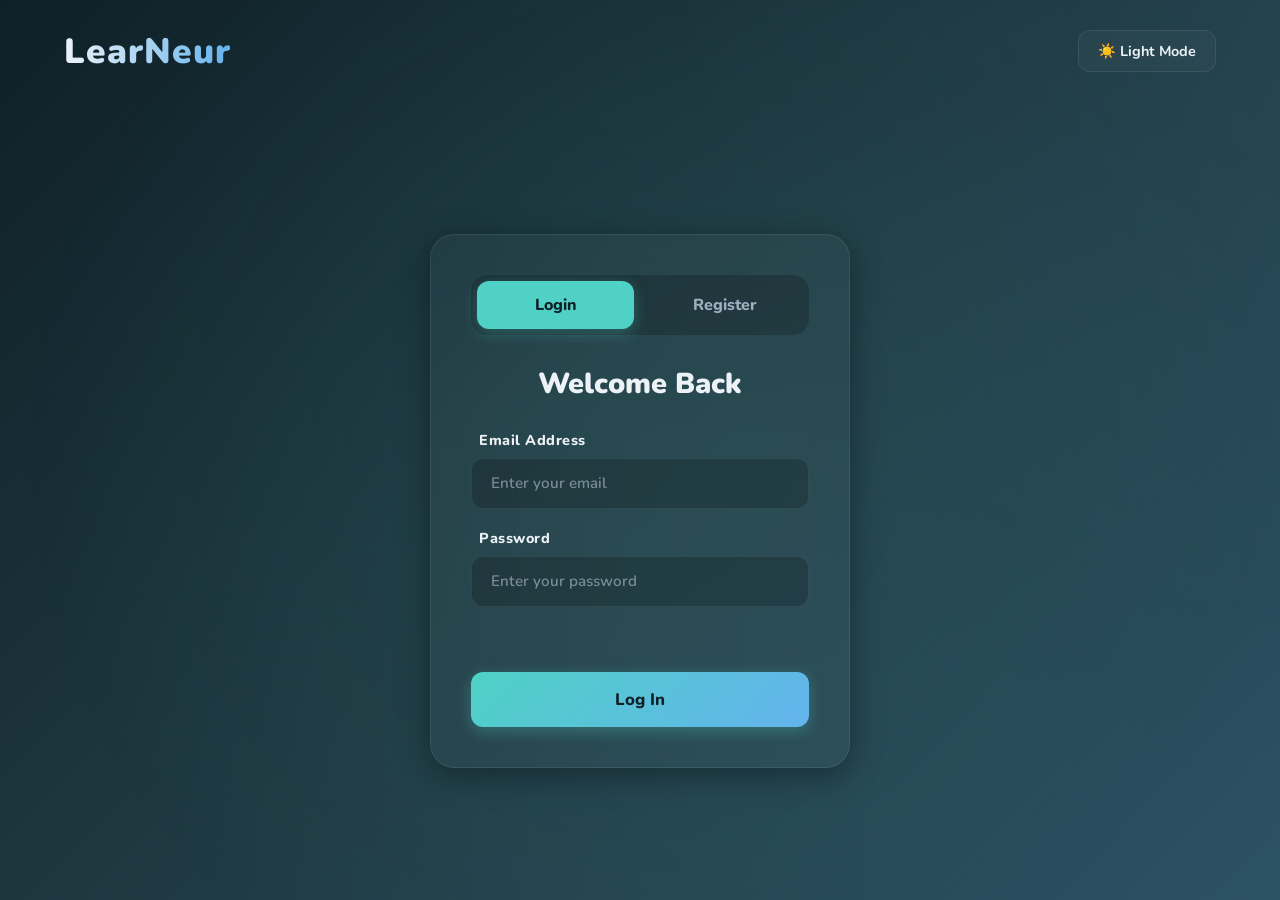
<file: LearNeur 2.0/learneur_frontend/owner_dashboard.html>
<!DOCTYPE html>
<html lang="en" dir="ltr">

<head>
    <meta charset="UTF-8">
    <meta name="viewport" content="width=device-width, initial-scale=1.0">
    
    <meta http-equiv="Cache-Control" content="no-cache, no-store, must-revalidate" />
    <meta http-equiv="Pragma" content="no-cache" />
    <meta http-equiv="Expires" content="0" />

    <title>LearNeur | Owner Dashboard</title>
    <link
        href="https://fonts.googleapis.com/css2?family=Fredoka+One&family=Nunito:wght@400;600;700;800;900&display=swap"
        rel="stylesheet">
    <script src="config.js"></script>
    <style>
        /* =========================================
           1. CORE VARIABLES (Premium Dark/Light)
           ========================================= */
        :root {
            --bg-gradient: linear-gradient(135deg, #EBF8FF 0%, #E2E8F0 100%);
            --text-main: #2D3748;
            --text-muted: #718096;
            --primary-teal: #4FD1C5;

            /* Glassmorphism */
            --glass-bg: rgba(255, 255, 255, 0.6);
            --glass-border: rgba(255, 255, 255, 0.8);
            --glass-shadow: 0 8px 32px 0 rgba(31, 38, 135, 0.07);

            /* Claymorphism */
            --clay-teal: #4FD1C5;
            --clay-teal-shadow: #319795;
            --clay-red: #F56565;
            --clay-red-shadow: #C53030;
            --clay-highlight: rgba(255, 255, 255, 0.5);

            --sidebar-width: 280px;
        }

        [data-theme="dark"] {
            --bg-gradient: linear-gradient(135deg, #0F2027 0%, #203A43 50%, #2C5364 100%);
            --text-main: #EDF2F7;
            --text-muted: #A0AEC0;

            --glass-bg: rgba(15, 23, 42, 0.45);
            --glass-border: rgba(255, 255, 255, 0.08);
            --glass-shadow: 0 8px 32px 0 rgba(0, 0, 0, 0.4);
        }

        * {
            margin: 0;
            padding: 0;
            box-sizing: border-box;
        }

        body {
            font-family: 'Nunito', sans-serif;
            background: var(--bg-gradient);
            color: var(--text-main);
            display: flex;
            min-height: 100vh;
            overflow-x: hidden;
            transition: background 0.3s ease, color 0.3s ease;
        }

        /* Ambient Background Mesh */
        .ambient-bg {
            position: fixed;
            top: -50%;
            left: -50%;
            width: 200%;
            height: 200%;
            background: radial-gradient(circle at 20% 50%, rgba(79, 209, 197, 0.15), transparent 25%),
                radial-gradient(circle at 80% 30%, rgba(99, 179, 237, 0.15), transparent 25%);
            z-index: -1;
            pointer-events: none;
            animation: drift 20s infinite alternate linear;
        }

        @keyframes drift {
            100% {
                transform: translate(5%, 5%);
            }
        }

        /* =========================================
           2. SIDEBAR LAYOUT
           ========================================= */
        .sidebar {
            width: var(--sidebar-width);
            background: var(--glass-bg);
            backdrop-filter: blur(20px);
            -webkit-backdrop-filter: blur(20px);
            border-right: 1px solid var(--glass-border);
            height: 100vh;
            position: fixed;
            left: 0;
            top: 0;
            display: flex;
            flex-direction: column;
            padding: 2rem 1.5rem;
            z-index: 100;
        }

        .sidebar-header {
            margin-bottom: 3rem;
            text-align: center;
        }

        .brand-logo {
            font-family: 'Fredoka One', cursive;
            font-size: 2.2rem;
            color: var(--text-main);
        }

        .brand-logo span {
            color: var(--primary-teal);
        }

        .badge-owner {
            display: inline-block;
            background: rgba(79, 209, 197, 0.2);
            color: var(--primary-teal);
            font-weight: 800;
            font-size: 0.8rem;
            padding: 4px 12px;
            border-radius: 20px;
            margin-top: 5px;
        }

        .sidebar-nav {
            display: flex;
            flex-direction: column;
            gap: 0.8rem;
            flex: 1;
        }

        .nav-btn {
            background: transparent;
            border: none;
            color: var(--text-muted);
            font-size: 1.1rem;
            font-weight: 700;
            text-align: left;
            padding: 1rem 1.2rem;
            border-radius: 15px;
            cursor: pointer;
            transition: all 0.3s ease;
        }

        .nav-btn:hover {
            background: rgba(255, 255, 255, 0.05);
            color: var(--primary-teal);
        }

        .nav-btn.active {
            background: var(--primary-teal);
            color: #000;
            box-shadow: 0 4px 15px rgba(79, 209, 197, 0.3);
        }

        .sidebar-footer {
            display: flex;
            flex-direction: column;
            gap: 1rem;
        }

        .icon-btn {
            background: rgba(0, 0, 0, 0.1);
            border: 1px solid var(--glass-border);
            color: var(--text-main);
            padding: 0.8rem;
            border-radius: 15px;
            font-weight: 700;
            cursor: pointer;
            transition: 0.3s;
        }

        [data-theme="dark"] .icon-btn {
            background: rgba(255, 255, 255, 0.05);
        }

        .icon-btn:hover {
            background: var(--primary-teal);
            color: #000;
        }

        .icon-btn.danger:hover {
            background: var(--clay-red);
            color: #FFF;
        }

        /* =========================================
           3. MAIN CONTENT AREA
           ========================================= */
        .main-content {
            margin-left: var(--sidebar-width);
            padding: 3rem;
            flex: 1;
            width: calc(100% - var(--sidebar-width));
        }

        .dashboard-section {
            display: none;
            animation: fadeIn 0.4s ease-out;
        }

        .dashboard-section.active {
            display: block;
        }

        @keyframes fadeIn {
            from {
                opacity: 0;
                transform: translateY(10px);
            }

            to {
                opacity: 1;
                transform: translateY(0);
            }
        }

        .section-header {
            margin-bottom: 2.5rem;
        }

        .section-header h1 {
            font-size: 2.5rem;
            font-weight: 900;
            margin-bottom: 0.5rem;
        }

        .section-header p {
            color: var(--text-muted);
            font-size: 1.1rem;
            font-weight: 600;
        }

        .flex-between {
            display: flex;
            justify-content: space-between;
            align-items: center;
            flex-wrap: wrap;
            gap: 1rem;
        }

        /* =========================================
           4. UI COMPONENTS (Glass + Clay)
           ========================================= */
        .glass-card {
            background: var(--glass-bg);
            backdrop-filter: blur(16px);
            border: 1px solid var(--glass-border);
            border-radius: 25px;
            padding: 2rem;
            box-shadow: var(--glass-shadow);
        }

        /* Glass Tabs */
        .glass-tabs {
            display: flex;
            gap: 1rem;
            margin-bottom: 2rem;
            background: var(--glass-bg);
            padding: 0.5rem;
            border-radius: 20px;
            border: 1px solid var(--glass-border);
            width: fit-content;
        }

        .doc-tab-btn {
            background: transparent;
            border: none;
            padding: 0.8rem 1.5rem;
            color: var(--text-muted);
            font-weight: 800;
            border-radius: 15px;
            cursor: pointer;
            transition: 0.3s;
        }

        .doc-tab-btn.active {
            background: var(--glass-bg);
            color: var(--text-main);
            box-shadow: var(--glass-shadow);
        }

        .doc-tab-content {
            display: none;
        }

        .doc-tab-content.active {
            display: block;
            animation: fadeIn 0.3s ease-out;
        }

        /* 3D Claymorphism Buttons */
        .btn-clay {
            background: var(--clay-teal);
            color: #FFF;
            border: 3px solid #FFF;
            font-family: 'Fredoka One', cursive;
            font-size: 1rem;
            letter-spacing: 0.5px;
            padding: 0.8rem 1.5rem;
            border-radius: 25px;
            cursor: pointer;
            box-shadow: inset 2px 2px 5px var(--clay-highlight), inset -2px -2px 5px rgba(0, 0, 0, 0.1), 0 6px 0 var(--clay-teal-shadow), 0 10px 15px rgba(0, 0, 0, 0.15);
            transition: transform 0.1s, box-shadow 0.1s;
            display: inline-flex;
            align-items: center;
            justify-content: center;
            gap: 8px;
        }

        .btn-clay:active {
            transform: translateY(6px);
            box-shadow: inset 2px 2px 5px var(--clay-highlight), inset -2px -2px 5px rgba(0, 0, 0, 0.1), 0 0px 0 var(--clay-teal-shadow), 0 4px 8px rgba(0, 0, 0, 0.1);
        }

        .btn-clay.danger {
            background: var(--clay-red);
            box-shadow: inset 2px 2px 5px var(--clay-highlight), inset -2px -2px 5px rgba(0, 0, 0, 0.1), 0 6px 0 var(--clay-red-shadow), 0 10px 15px rgba(0, 0, 0, 0.15);
        }

        .btn-clay.danger:active {
            box-shadow: inset 2px 2px 5px var(--clay-highlight), inset -2px -2px 5px rgba(0, 0, 0, 0.1), 0 0px 0 var(--clay-red-shadow), 0 4px 8px rgba(0, 0, 0, 0.1);
            transform: translateY(6px);
        }

        /* Tables */
        .table-responsive {
            overflow-x: auto;
        }

        .glass-table {
            width: 100%;
            border-collapse: collapse;
            text-align: left;
        }

        .glass-table th {
            padding: 1rem;
            font-weight: 800;
            color: var(--text-muted);
            border-bottom: 2px solid var(--glass-border);
        }

        .glass-table td {
            padding: 1.2rem 1rem;
            border-bottom: 1px solid rgba(255, 255, 255, 0.05);
            font-weight: 600;
        }

        .glass-table tr:hover td {
            background: rgba(255, 255, 255, 0.03);
        }

        .action-links {
            display: flex;
            gap: 0.8rem;
        }

        .link-btn {
            background: none;
            border: none;
            color: var(--primary-teal);
            font-weight: 800;
            cursor: pointer;
            text-decoration: underline;
        }

        .link-btn.del {
            color: var(--clay-red);
        }

        /* Grid Cards (Pending Doctors) */
        .grid-cards {
            display: grid;
            grid-template-columns: repeat(auto-fill, minmax(300px, 1fr));
            gap: 2rem;
        }

        .pending-card {
            background: var(--glass-bg);
            border: 1px solid var(--glass-border);
            border-radius: 25px;
            padding: 2rem;
            box-shadow: var(--glass-shadow);
            display: flex;
            flex-direction: column;
            gap: 1rem;
        }

        .pending-card h3 {
            font-size: 1.4rem;
            font-weight: 800;
        }

        .pending-card p {
            color: var(--text-muted);
            font-weight: 600;
        }

        .card-actions {
            display: flex;
            gap: 1rem;
            margin-top: 1rem;
        }

        .w-100 {
            width: 100%;
        }

        /* =========================================
           5. MODALS & FORMS
           ========================================= */
        .modal-overlay {
            position: fixed;
            top: 0;
            left: 0;
            width: 100vw;
            height: 100vh;
            background: rgba(0, 0, 0, 0.6);
            backdrop-filter: blur(8px);
            display: flex;
            align-items: center;
            justify-content: center;
            z-index: 2000;
        }

        .hidden {
            display: none !important;
        }

        .modal-card {
            background: var(--glass-bg);
            border: 1px solid var(--glass-border);
            border-radius: 30px;
            padding: 2.5rem;
            width: 90%;
            max-width: 600px;
            box-shadow: 0 25px 50px rgba(0, 0, 0, 0.3);
        }

        .modal-header {
            display: flex;
            justify-content: space-between;
            align-items: center;
            margin-bottom: 2rem;
        }

        .close-btn {
            background: none;
            border: none;
            font-size: 2rem;
            color: var(--text-muted);
            cursor: pointer;
        }

        .close-btn:hover {
            color: var(--clay-red);
        }

        .input-group {
            margin-bottom: 1.5rem;
        }

        .input-group label {
            display: block;
            font-weight: 800;
            margin-bottom: 0.5rem;
        }

        .input-group input {
            width: 100%;
            padding: 1rem 1.2rem;
            border-radius: 15px;
            background: rgba(0, 0, 0, 0.1);
            border: 1px solid var(--glass-border);
            color: var(--text-main);
            font-family: 'Nunito', sans-serif;
            font-size: 1rem;
            outline: none;
            transition: 0.3s;
        }

        [data-theme="dark"] .input-group input {
            background: rgba(255, 255, 255, 0.05);
        }

        .input-group input:focus {
            border-color: var(--primary-teal);
        }

        /* =========================================
           6. RESPONSIVE MEDIA QUERIES (MOBILE FIXES)
           ========================================= */
        @media (max-width: 992px) {
            .mobile-header {
                display: flex !important;
            }
            .sidebar {
                transform: translateX(-100%);
                transition: 0.3s ease;
                z-index: 3000;
            }
            .sidebar.active {
                transform: translateX(0);
            }
            .main-content {
                margin-left: 0;
                width: 100%;
                padding: 1rem;
                padding-top: 6.5rem; /* Space for mobile header */
            }
        }

        @media (max-width: 480px) {
            .glass-card { padding: 1.2rem; }
            .section-header h1 { font-size: 1.8rem; }
            .grid-cards { grid-template-columns: 1fr; }
            .modal-card { padding: 1.5rem; }
            .glass-tabs { flex-direction: column; width: 100%; }
        }

        /* =========================================
           7. TOAST NOTIFICATIONS & ALERTS
           ========================================= */
        .custom-toast {
            background: var(--glass-bg);
            backdrop-filter: blur(20px);
            border: 1px solid var(--glass-border);
            border-left: 6px solid var(--primary-teal);
            color: var(--text-main);
            padding: 1rem 1.5rem;
            border-radius: 12px;
            box-shadow: 0 10px 30px rgba(0, 0, 0, 0.2);
            font-weight: 700;
            display: flex;
            align-items: center;
            gap: 12px;
            min-width: 280px;
            animation: slideInRight 0.4s cubic-bezier(0.175, 0.885, 0.32, 1.275) forwards;
            opacity: 0;
            transform: translateX(100%);
        }

        .custom-toast.error {
            border-left-color: var(--clay-red);
        }

        .custom-toast.fade-out {
            animation: fadeOutRight 0.3s ease forwards;
        }

        @keyframes slideInRight {
            to { opacity: 1; transform: translateX(0); }
        }

        @keyframes fadeOutRight {
            to { opacity: 0; transform: translateX(100%); }
        }
    </style>
</head>

<body data-theme="dark">

    <div class="ambient-bg"></div>

    <div class="mobile-header glass-card" style="display: none; justify-content: space-between; align-items: center; padding: 1rem 1.5rem; position: fixed; top: 0; left: 0; width: 100%; z-index: 2000; background: var(--glass-bg); backdrop-filter: blur(20px); border-bottom: 1px solid var(--glass-border);">
        <h2 class="brand-logo" style="font-size: 1.5rem; margin: 0;">Lear<span>Neur</span></h2>
        <button id="mobile-menu-btn" style="background: none; border: none; color: var(--primary-teal); font-size: 2rem; cursor: pointer;">☰</button>
    </div>

    <aside class="sidebar">
        <div class="sidebar-header">
            <h2 class="brand-logo">Lear<span>Neur</span></h2>
            <span class="badge-owner">Owner Portal</span>
        </div>

        <nav class="sidebar-nav">
            <button class="nav-btn active" data-target="section-parents">👨‍👩‍👧 Parents Management</button>
            <button class="nav-btn" data-target="section-doctors">🩺 Doctors Management</button>
            <button class="nav-btn" data-target="section-admins">🛡️ Admins Management</button>
        </nav>

        <div class="sidebar-footer">
            <button id="theme-toggle" class="icon-btn">☀️ Light Mode</button>
            <button id="logout-btn" class="icon-btn danger">🚪 Logout</button>
        </div>
    </aside>

    <main class="main-content">

        <section id="section-parents" class="dashboard-section active">
            <div class="section-header flex-between">
                <div>
                    <h1>Parents Management</h1>
                    <p>Manage registered parents, monitor accounts, and audit email changes.</p>
                </div>
                <button class="btn-clay" onclick="openModal('addParentModal')">➕ Add New Parent</button>
            </div>

            <div class="glass-card">
                <div class="table-responsive">
                    <table class="glass-table">
                        <thead>
                            <tr>
                                <th>ID</th>
                                <th>Name</th>
                                <th>Email</th>
                                <th>Actions</th>
                            </tr>
                        </thead>
                        <tbody id="parents-table-body">
                        </tbody>
                    </table>
                </div>
            </div>
        </section>

        <section id="section-doctors" class="dashboard-section">
            <div class="section-header flex-between">
                <div>
                    <h1>Doctors Management</h1>
                    <p>Approve new doctor registrations and manage existing clinical staff.</p>
                </div>
                <button class="btn-clay" onclick="openModal('addDoctorModal')">➕ Add New Doctor</button>
            </div>

            <div class="glass-tabs">
                <button class="doc-tab-btn active" data-tab="tab-pending">Pending Approvals</button>
                <button class="doc-tab-btn" data-tab="tab-approved">Approved Doctors</button>
            </div>

            <div id="tab-pending" class="doc-tab-content active">
                <div class="grid-cards" id="pending-doctors-grid">
                </div>
            </div>

            <div id="tab-approved" class="doc-tab-content">
                <div class="glass-card">
                    <div class="table-responsive">
                        <table class="glass-table">
                            <thead>
                                <tr>
                                    <th>ID</th>
                                    <th>Name</th>
                                    <th>Specialty</th>
                                    <th>Email</th>
                                    <th>Actions</th>
                                </tr>
                            </thead>
                            <tbody id="approved-doctors-table-body">
                            </tbody>
                        </table>
                    </div>
                </div>
            </div>
        </section>

        <section id="section-admins" class="dashboard-section">
            <div class="section-header flex-between">
                <div>
                    <h1>Admins Management</h1>
                    <p>Manage system administrators with elevated platform access.</p>
                </div>
                <button class="btn-clay" onclick="openModal('addAdminModal')">➕ Add New Admin</button>
            </div>

            <div class="glass-card">
                <div class="table-responsive">
                    <table class="glass-table">
                        <thead>
                            <tr>
                                <th>ID</th>
                                <th>Name</th>
                                <th>Email</th>
                                <th>Actions</th>
                            </tr>
                        </thead>
                        <tbody id="admins-table-body">
                        </tbody>
                    </table>
                </div>
            </div>
        </section>
    </main>

    <div id="addParentModal" class="modal-overlay hidden">
        <div class="modal-card">
            <div class="modal-header">
                <h2>👨‍👩‍👧 Add Direct Parent</h2>
                <button class="close-btn" onclick="closeModal('addParentModal')">&times;</button>
            </div>
            <form id="add-parent-form">
                <div class="input-group">
                    <label>Full Name</label>
                    <input type="text" id="add-p-name" required>
                </div>
                <div class="input-group">
                    <label>Email Address</label>
                    <input type="email" id="add-p-email" required>
                </div>
                <div class="input-group">
                    <label>Password</label>
                    <input type="password" id="add-p-password" required>
                </div>
                <button type="submit" class="btn-clay w-100">Create & Verify Parent</button>
            </form>
        </div>
    </div>

    <div id="editParentModal" class="modal-overlay hidden">
        <div class="modal-card">
            <div class="modal-header">
                <h2>✏️ Edit Parent</h2>
                <button class="close-btn" onclick="closeModal('editParentModal')">&times;</button>
            </div>
            <form id="edit-parent-form">
                <input type="hidden" id="edit-p-id">
                <div class="input-group">
                    <label>Full Name</label>
                    <input type="text" id="edit-p-name" required>
                </div>
                <div class="input-group">
                    <label>Email Address</label>
                    <input type="email" id="edit-p-email" required>
                </div>
                <div class="input-group">
                    <label>New Password (Leave blank to keep current)</label>
                    <input type="password" id="edit-p-password">
                </div>
                <button type="submit" class="btn-clay w-100">Save Changes</button>
            </form>
        </div>
    </div>

    <div id="editDoctorModal" class="modal-overlay hidden">
        <div class="modal-card">
            <div class="modal-header">
                <h2>🩺 Edit Doctor</h2>
                <button class="close-btn" onclick="closeModal('editDoctorModal')">&times;</button>
            </div>
            <form id="edit-doctor-form">
                <input type="hidden" id="edit-d-id">
                <div class="input-group">
                    <label>Full Name</label>
                    <input type="text" id="edit-d-name" required>
                </div>
                <div class="input-group">
                    <label>Specialty</label>
                    <input type="text" id="edit-d-specialty" required>
                </div>
                <div class="input-group">
                    <label>Email Address</label>
                    <input type="email" id="edit-d-email" required>
                </div>
                <div class="input-group">
                    <label>New Password (Leave blank to keep current)</label>
                    <input type="password" id="edit-d-password">
                </div>
                <button type="submit" class="btn-clay w-100">Save Changes</button>
            </form>
        </div>
    </div>

    <div id="addDoctorModal" class="modal-overlay hidden">
        <div class="modal-card">
            <div class="modal-header">
                <h2>🩺 Add Direct Doctor</h2>
                <button class="close-btn" onclick="closeModal('addDoctorModal')">&times;</button>
            </div>
            <form id="add-doctor-form">
                <div class="input-group">
                    <label>Full Name</label>
                    <input type="text" id="add-d-name" required>
                </div>
                <div class="input-group">
                    <label>Specialty</label>
                    <input type="text" id="add-d-specialty" required>
                </div>
                <div class="input-group">
                    <label>Email Address</label>
                    <input type="email" id="add-d-email" required>
                </div>
                <div class="input-group">
                    <label>Password</label>
                    <input type="password" id="add-d-password" required>
                </div>
                <button type="submit" class="btn-clay w-100">Create & Approve Doctor</button>
            </form>
        </div>
    </div>

    <div id="emailHistoryModal" class="modal-overlay hidden">
        <div class="modal-card">
            <div class="modal-header">
                <h2>📧 Email Audit History</h2>
                <button class="close-btn" onclick="closeModal('emailHistoryModal')">&times;</button>
            </div>
            <div class="table-responsive">
                <table class="glass-table small-text">
                    <thead>
                        <tr>
                            <th>Old Email</th>
                            <th>New Email</th>
                            <th>Date Changed</th>
                        </tr>
                    </thead>
                    <tbody id="email-history-body">
                    </tbody>
                </table>
            </div>
        </div>
    </div>

    <div id="addAdminModal" class="modal-overlay hidden">
        <div class="modal-card">
            <div class="modal-header">
                <h2>🛡️ Add New Admin</h2>
                <button class="close-btn" onclick="closeModal('addAdminModal')">&times;</button>
            </div>
            <form id="add-admin-form">
                <div class="input-group">
                    <label>Full Name</label>
                    <input type="text" id="admin-name" required placeholder="John Doe">
                </div>
                <div class="input-group">
                    <label>Email Address</label>
                    <input type="email" id="admin-email" required placeholder="admin@learneur.com">
                </div>
                <div class="input-group">
                    <label>Temporary Password</label>
                    <input type="password" id="admin-password" required placeholder="••••••••">
                </div>
                <button type="submit" class="btn-clay w-100" style="margin-top: 1rem;">Create Admin</button>
            </form>
        </div>
    </div>

    <div id="customConfirmModal" class="modal-overlay hidden" style="z-index: 3000;">
        <div class="modal-card" style="max-width: 400px; text-align: center; padding: 2.5rem 2rem;">
            <div style="font-size: 3.5rem; margin-bottom: 1rem;" id="confirm-icon">⚠️</div>
            <h2 style="margin-bottom: 0.5rem; font-size: 1.5rem;" id="confirm-title">Are you sure?</h2>
            <p style="color: var(--text-muted); margin-bottom: 2rem; font-weight: 600;" id="confirm-message">This action
                cannot be undone.</p>
            <div style="display: flex; gap: 1rem; justify-content: center;">
                <button class="btn-clay"
                    style="background: rgba(0,0,0,0.1); color: var(--text-main); border: 1px solid var(--glass-border); box-shadow: none;"
                    id="confirm-cancel-btn">Cancel</button>
                <button class="btn-clay danger" id="confirm-ok-btn">Yes, Do it</button>
            </div>
        </div>
    </div>

    <div id="toast-container" style="position: fixed; bottom: 30px; right: 30px; z-index: 4000; display: flex; flex-direction: column; gap: 15px;"></div>

    <script>
        const API_BASE_URL = `${CONFIG.API_BASE_URL}/admin`;
        const serverUrl = API_BASE_URL.replace('/admin', '');
        // ==========================================
        // 1. CRITICAL SECURITY GUARD
        // ==========================================
        document.addEventListener('DOMContentLoaded', () => {
            const token = localStorage.getItem('token');
            const role = localStorage.getItem('role');

            // 🛡️ Silent Guard: Reject anyone who isn't explicitly the OWNER or ADMIN silently
            if (!token || !role || (role.toUpperCase() !== 'OWNER' && role.toUpperCase() !== 'ADMIN')) {
                window.location.replace('Login.html'); // Instantly kick out quietly
                return;
            }

            // Initialize UI features
            initThemeToggle();
            initSidebarNavigation();
            initDoctorTabs();
            initMobileMenu(); // تهيئة قائمة الموبايل

            // Initial Data Fetches
            fetchParents();
            fetchPendingDoctors();
            fetchApprovedDoctors();
            fetchAdmins();
        });

        // ==========================================
        // 🌟 CUSTOM UX SYSTEM (Toasts & Confirm)
        // ==========================================
        function showToast(message, type = 'success') {
            let container = document.getElementById('toast-container');
            
            if (!container) {
                container = document.createElement('div');
                container.id = 'toast-container';
                container.style.position = 'fixed';
                container.style.bottom = '30px';
                container.style.right = '30px';
                container.style.zIndex = '4000';
                container.style.display = 'flex';
                container.style.flexDirection = 'column';
                container.style.gap = '15px';
                document.body.appendChild(container);
            }

            const toast = document.createElement('div');
            toast.className = `custom-toast ${type}`;
            const icon = type === 'success' ? '✅' : '❌';
            
            toast.innerHTML = `<span style="font-size: 1.2rem;">${icon}</span> <span>${message}</span>`;
            container.appendChild(toast);
            
            setTimeout(() => {
                toast.classList.add('fade-out');
                setTimeout(() => toast.remove(), 300);
            }, 3500);
        }

        function customConfirm(message, type = 'danger') {
            return new Promise((resolve) => {
                const modal = document.getElementById('customConfirmModal');
                const msgEl = document.getElementById('confirm-message');
                const okBtn = document.getElementById('confirm-ok-btn');
                const cancelBtn = document.getElementById('confirm-cancel-btn');
                const iconEl = document.getElementById('confirm-icon');

                msgEl.textContent = message;

                if (type === 'danger') {
                    okBtn.className = 'btn-clay danger';
                    okBtn.textContent = 'Yes, Confirm';
                    iconEl.textContent = '🗑️';
                } else {
                    okBtn.className = 'btn-clay';
                    okBtn.textContent = 'Yes, Confirm';
                    iconEl.textContent = '✨';
                }

                modal.classList.remove('hidden');

                const cleanup = () => {
                    modal.classList.add('hidden');
                    okBtn.replaceWith(okBtn.cloneNode(true)); 
                    cancelBtn.replaceWith(cancelBtn.cloneNode(true));
                };

                document.getElementById('confirm-ok-btn').addEventListener('click', () => {
                    cleanup();
                    resolve(true); 
                });

                document.getElementById('confirm-cancel-btn').addEventListener('click', () => {
                    cleanup();
                    resolve(false); 
                });
            });
        }

        // 🛡️ Helper for authenticated requests (Silent Unauthorized)
        // 🛡️ Helper for authenticated requests (Silent Unauthorized & Better Error Parsing)
        async function adminFetch(endpoint, options = {}) {
            const token = localStorage.getItem('token');
            const headers = {
                'Authorization': `Bearer ${token}`,
                'Content-Type': 'application/json'
            };
            const response = await fetch(`${API_BASE_URL}${endpoint}`, { ...options, headers });
            
            // طرد صامت لو التوكن منتهي
            if (response.status === 401) {
                localStorage.removeItem('role');
                localStorage.removeItem('token');
                window.location.replace('Login.html');
                throw new Error("Unauthorized");
            }

            // Handle 204 No Content for PUT/DELETE safely
            if (response.status === 204) return {};

            const data = await response.json();
            
            if (!response.ok) {
                // 🛠️ حل مشكلة الـ [object Object] اللي بتظهر مع إيرور 422
                let errorMessage = "API Request Failed";
                if (data.detail) {
                    if (Array.isArray(data.detail)) {
                        // لو FastAPI مرجع لستة أخطاء (زي 422) نفكها لنص مقروء
                        errorMessage = data.detail.map(e => `${e.loc[e.loc.length - 1]}: ${e.msg}`).join(' | ');
                    } else {
                        // لو رسالة خطأ عادية
                        errorMessage = data.detail;
                    }
                }
                throw new Error(errorMessage);
            }
            return data;
        }

        // ==========================================
        // 2. UI NAVIGATION & TOGGLES
        // ==========================================
        function initMobileMenu() {
            const mobileBtn = document.getElementById('mobile-menu-btn');
            const sidebar = document.querySelector('.sidebar');
            
            if(mobileBtn) {
                mobileBtn.addEventListener('click', () => {
                    sidebar.classList.toggle('active');
                });
            }
            
            document.querySelectorAll('.sidebar-nav .nav-btn').forEach(btn => {
                btn.addEventListener('click', () => {
                    if(window.innerWidth <= 992) {
                        sidebar.classList.remove('active');
                    }
                });
            });
        }

        function initThemeToggle() {
            const btn = document.getElementById('theme-toggle');
            const savedTheme = localStorage.getItem('theme') || 'dark';
            document.body.setAttribute('data-theme', savedTheme);
            btn.innerHTML = savedTheme === 'dark' ? '☀️ Light Mode' : '🌙 Dark Mode';

            btn.addEventListener('click', () => {
                const isDark = document.body.getAttribute('data-theme') === 'dark';
                const newTheme = isDark ? 'light' : 'dark';
                document.body.setAttribute('data-theme', newTheme);
                localStorage.setItem('theme', newTheme);
                btn.innerHTML = isDark ? '🌙 Dark Mode' : '☀️ Light Mode';
            });
        }

        function initSidebarNavigation() {
            const navBtns = document.querySelectorAll('.sidebar-nav .nav-btn');
            const sections = document.querySelectorAll('.dashboard-section');

            navBtns.forEach(btn => {
                btn.addEventListener('click', () => {
                    navBtns.forEach(b => b.classList.remove('active'));
                    btn.classList.add('active');

                    const targetId = btn.getAttribute('data-target');
                    sections.forEach(sec => {
                        sec.classList.remove('active');
                        if (sec.id === targetId) sec.classList.add('active');
                    });
                });
            });

            // 🛡️ Secure Logout (Preserves Theme)
            document.getElementById('logout-btn').addEventListener('click', () => {
                showToast("Logging out securely...", "success");
                
                setTimeout(() => {
                    localStorage.removeItem('token');
                    localStorage.removeItem('role');
                    localStorage.removeItem('user_id');
                    window.location.href = 'index.html';
                }, 800);
            });
        }

        function initDoctorTabs() {
            const docBtns = document.querySelectorAll('.doc-tab-btn');
            const docContents = document.querySelectorAll('.doc-tab-content');

            docBtns.forEach(btn => {
                btn.addEventListener('click', () => {
                    docBtns.forEach(b => b.classList.remove('active'));
                    btn.classList.add('active');

                    const targetId = btn.getAttribute('data-tab');
                    docContents.forEach(content => {
                        content.classList.remove('active');
                        if (content.id === targetId) content.classList.add('active');
                    });
                });
            });
        }

        // ==========================================
        // 3. MODAL LOGIC
        // ==========================================
        function openModal(modalId) {
            document.getElementById(modalId).classList.remove('hidden');
        }

        function closeModal(modalId) {
            document.getElementById(modalId).classList.add('hidden');
        }

        document.querySelectorAll('.modal-overlay').forEach(overlay => {
            overlay.addEventListener('click', (e) => {
                if (e.target === overlay) overlay.classList.add('hidden');
            });
        });

        // ==========================================
        // 4. API FETCH LOGIC
        // ==========================================

        // --- Parents ---
        async function fetchParents() {
            try {
                const parents = await adminFetch('/parents');
                const tbody = document.getElementById('parents-table-body');
                tbody.innerHTML = parents.map(p => `
                    <tr>
                        <td>#${p.id}</td> 
                        <td>${p.full_name}</td>
                        <td>${p.email}</td>
                        <td class="action-links">
                            <button class="link-btn" onclick="openEditParent('${p.id}', '${p.full_name}', '${p.email}')">Edit</button>
                            <button class="link-btn" onclick="viewEmailHistory('${p.user_id}')">History</button>
                            <button class="link-btn del" onclick="deleteParent('${p.id}')">Delete</button>
                        </td>
                    </tr>
                `).join('');
            } catch (err) { 
                if(err.message !== "Unauthorized") console.error(err); 
            }
        }

        async function viewEmailHistory(userId) {
            try {
                const history = await adminFetch(`/users/${userId}/email-history`);
                const tbody = document.getElementById('email-history-body');
                tbody.innerHTML = history.length ? history.map(h => `
                    <tr>
                        <td>${h.old_email}</td>
                        <td>${h.new_email}</td>
                        <td>${new Date(h.changed_at).toLocaleDateString()}</td>
                    </tr>
                `).join('') : `<tr><td colspan="3" style="text-align:center;">No history found.</td></tr>`;
                openModal('emailHistoryModal');
            } catch (err) { 
                if(err.message !== "Unauthorized") showToast(err.message, 'error'); 
            }
        }

        async function deleteParent(id) {
            if (await customConfirm(`Are you sure you want to delete this parent?`, 'danger')) {
                try {
                    await adminFetch(`/parents/${id}`, { method: 'DELETE' });
                    showToast(`Parent deleted successfully.`, 'success');
                    fetchParents(); 
                } catch (err) {
                    if(err.message !== "Unauthorized") showToast("Error deleting parent: " + err.message, 'error');
                }
            }
        }

        // --- Doctors ---
        async function fetchPendingDoctors() {
            try {
                const pending = await adminFetch('/doctors/pending');
                const grid = document.getElementById('pending-doctors-grid');
                grid.innerHTML = pending.map(d => `
                    <div class="pending-card">
                        <h3>${d.full_name}</h3>
                        <p>📧 ${d.email}</p>
                        <p>🩺 ${d.specialty}</p>
                        <a href="${d.document_url !== '#' ? serverUrl+'/' + d.document_url : '#'}" target="_blank" class="link-btn" style="text-align:left;">📄 View Verification Document</a>
                        <div class="card-actions">
                            <button class="btn-clay w-100" onclick="approveDoctor('${d.id}')">✅ Approve</button>
                            <button class="btn-clay danger w-100" onclick="deleteDoctor('${d.id}')">❌ Reject</button>
                        </div>
                    </div>
                `).join('');
            } catch (err) { 
                if(err.message !== "Unauthorized") console.error(err); 
            }
        }

        async function fetchApprovedDoctors() {
            try {
                const approvedDoctors = await adminFetch('/doctors/approved');
                const tbody = document.getElementById('approved-doctors-table-body');
                if (!tbody) return;

                if (approvedDoctors.length === 0) {
                    tbody.innerHTML = `<tr><td colspan="5" style="text-align: center;">No approved doctors yet.</td></tr>`;
                    return;
                }

                tbody.innerHTML = approvedDoctors.map(d => `
                    <tr>
                        <td>#${d.id}</td> 
                        <td>${d.full_name}</td>
                        <td>${d.specialty}</td>
                        <td>${d.email}</td>
                        <td class="action-links">
                            <a href="${d.document_url !== '#' ? serverUrl +'/' + d.document_url : '#'}" target="_blank" class="link-btn" title="View Document">📄 Doc</a>
                            <button type="button" class="link-btn" onclick="openEditDoctor('${d.id}', '${d.full_name}', '${d.email}', '${d.specialty}')">Edit</button>
                            <button type="button" class="link-btn del" onclick="deleteDoctor('${d.id}')">Remove</button>
                        </td>
                    </tr>
                `).join('');
            } catch (err) { 
                if(err.message !== "Unauthorized") console.error("Error fetching approved doctors:", err); 
            }
        }

        async function approveDoctor(id) {
            if (await customConfirm(`Approve this doctor?`, 'success')) {
                try {
                    await adminFetch(`/doctors/${id}/approve`, { method: 'PUT' });
                    showToast(`Doctor approved successfully.`, 'success');
                    fetchPendingDoctors(); 
                    fetchApprovedDoctors();
                } catch (err) {
                    if(err.message !== "Unauthorized") showToast("Error approving doctor: " + err.message, 'error');
                }
            }
        }

        async function deleteDoctor(id) {
            if (await customConfirm(`Reject and delete this doctor?`, 'danger')) {
                try {
                    await adminFetch(`/doctors/${id}`, { method: 'DELETE' });
                    showToast(`Doctor deleted successfully.`, 'success');
                    fetchPendingDoctors();
                    fetchApprovedDoctors();
                } catch (err) {
                    if(err.message !== "Unauthorized") showToast("Error deleting doctor: " + err.message, 'error');
                }
            }
        }

        // --- Admins ---
        // --- Admins ---
        async function fetchAdmins() {
            try {
                const admins = await adminFetch('/admins');
                const tbody = document.getElementById('admins-table-body');
                tbody.innerHTML = admins.map(a => `
                    <tr>
                        <td>#${a.id}</td>
                        <td>${a.name}</td>
                        <td>${a.email}</td>
                        <td class="action-links">
                            <!-- 🛠️ تم إضافة علامات التنصيص هنا حوالين الـ ID -->
                            <button class="link-btn del" onclick="deleteAdmin('${a.id}')">Remove</button>
                        </td>
                    </tr>
                `).join('');
            } catch (err) { 
                if(err.message !== "Unauthorized") console.error(err); 
            }
        }

        async function deleteAdmin(id) {
            if (await customConfirm(`Remove Admin #${id}? This action cannot be undone.`, 'danger')) {
                try {
                    await adminFetch(`/admins/${id}`, { method: 'DELETE' });
                    showToast(`Admin ${name} removed.`, 'success');
                    fetchAdmins();
                } catch (err) {
                    if(err.message !== "Unauthorized") showToast("Error deleting admin: " + err.message, 'error');
                }
            }
        }

        document.getElementById('add-admin-form').addEventListener('submit', async (e) => {
            e.preventDefault();
            const name = document.getElementById('admin-name').value;
            const email = document.getElementById('admin-email').value;
            const password = document.getElementById('admin-password').value;

            try {
                await adminFetch(`/admins?email=${email}&password=${password}&name=${name}`, { method: 'POST' });
                showToast(`Admin ${name} created successfully.`, 'success');
                closeModal('addAdminModal');
                e.target.reset();
                fetchAdmins();
            } catch (err) { 
                if(err.message !== "Unauthorized") showToast(err.message, 'error'); 
            }
        });

        // --- دوال فتح الموديلز ---
        function openEditParent(id, name, email) {
            document.getElementById('edit-p-id').value = id;
            document.getElementById('edit-p-name').value = name;
            document.getElementById('edit-p-email').value = email;
            document.getElementById('edit-p-password').value = '';
            openModal('editParentModal');
        }

        function openEditDoctor(id, name, email, specialty) {
            document.getElementById('edit-d-id').value = id;
            document.getElementById('edit-d-name').value = name;
            document.getElementById('edit-d-email').value = email;
            document.getElementById('edit-d-specialty').value = specialty;
            document.getElementById('edit-d-password').value = '';
            openModal('editDoctorModal');
        }

        // --- 1. إضافة ولي أمر ---
        document.getElementById('add-parent-form').addEventListener('submit', async (e) => {
            e.preventDefault();
            const payload = {
                full_name: document.getElementById('add-p-name').value,
                email: document.getElementById('add-p-email').value,
                password: document.getElementById('add-p-password').value
            };
            try {
                await adminFetch(`/parents/direct`, { method: 'POST', body: JSON.stringify(payload) });
                showToast('Parent added and verified successfully!', 'success');
                closeModal('addParentModal');
                e.target.reset();
                fetchParents();
            } catch (err) { 
                if(err.message !== "Unauthorized") showToast(err.message, 'error'); 
            }
        });

        // --- 2. تعديل ولي أمر ---
        document.getElementById('edit-parent-form').addEventListener('submit', async (e) => {
            e.preventDefault();
            const id = document.getElementById('edit-p-id').value;
            const payload = {
                full_name: document.getElementById('edit-p-name').value,
                email: document.getElementById('edit-p-email').value,
                password: document.getElementById('edit-p-password').value || null
            };
            try {
                await adminFetch(`/parents/${id}`, { method: 'PUT', body: JSON.stringify(payload) });
                showToast('Parent updated successfully!', 'success');
                closeModal('editParentModal');
                fetchParents();
            } catch (err) { 
                if(err.message !== "Unauthorized") showToast(err.message, 'error'); 
            }
        });

        // --- 3. تعديل دكتور ---
        document.getElementById('edit-doctor-form').addEventListener('submit', async (e) => {
            e.preventDefault();
            const id = document.getElementById('edit-d-id').value;
            const payload = {
                full_name: document.getElementById('edit-d-name').value,
                email: document.getElementById('edit-d-email').value,
                specialty: document.getElementById('edit-d-specialty').value,
                password: document.getElementById('edit-d-password').value || null
            };
            try {
                await adminFetch(`/doctors/${id}`, { method: 'PUT', body: JSON.stringify(payload) });
                showToast('Doctor updated successfully!', 'success');
                closeModal('editDoctorModal');
                fetchApprovedDoctors();
            } catch (err) { 
                if(err.message !== "Unauthorized") showToast(err.message, 'error'); 
            }
        });

        document.getElementById('add-doctor-form').addEventListener('submit', async (e) => {
            e.preventDefault();
            const payload = {
                full_name: document.getElementById('add-d-name').value,
                email: document.getElementById('add-d-email').value,
                specialty: document.getElementById('add-d-specialty').value,
                password: document.getElementById('add-d-password').value
            };
            try {
                await adminFetch(`/doctors/direct`, { method: 'POST', body: JSON.stringify(payload) });
                showToast('Doctor added and approved successfully!', 'success');
                closeModal('addDoctorModal');
                e.target.reset();
                fetchApprovedDoctors();
            } catch (err) { 
                if(err.message !== "Unauthorized") showToast(err.message, 'error'); 
            }
        });
    </script>
</body>

</html>
</file>
